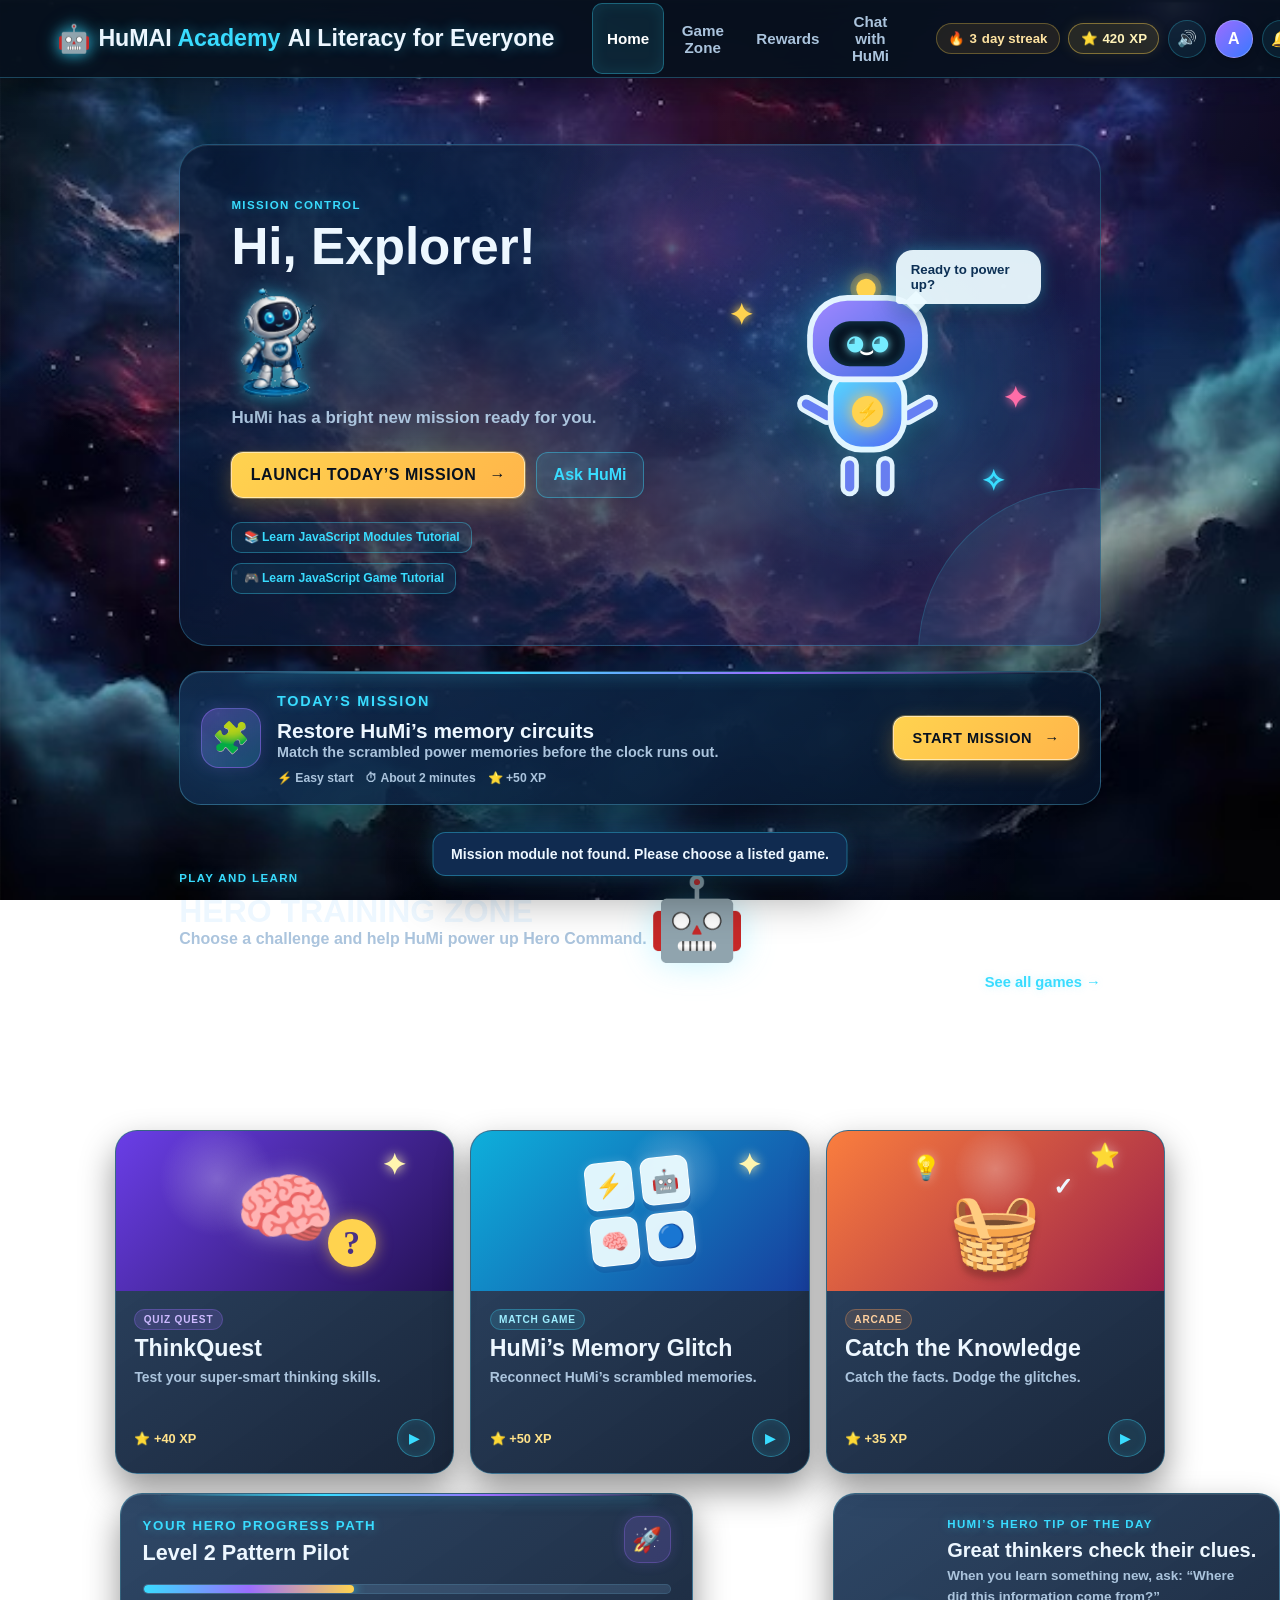
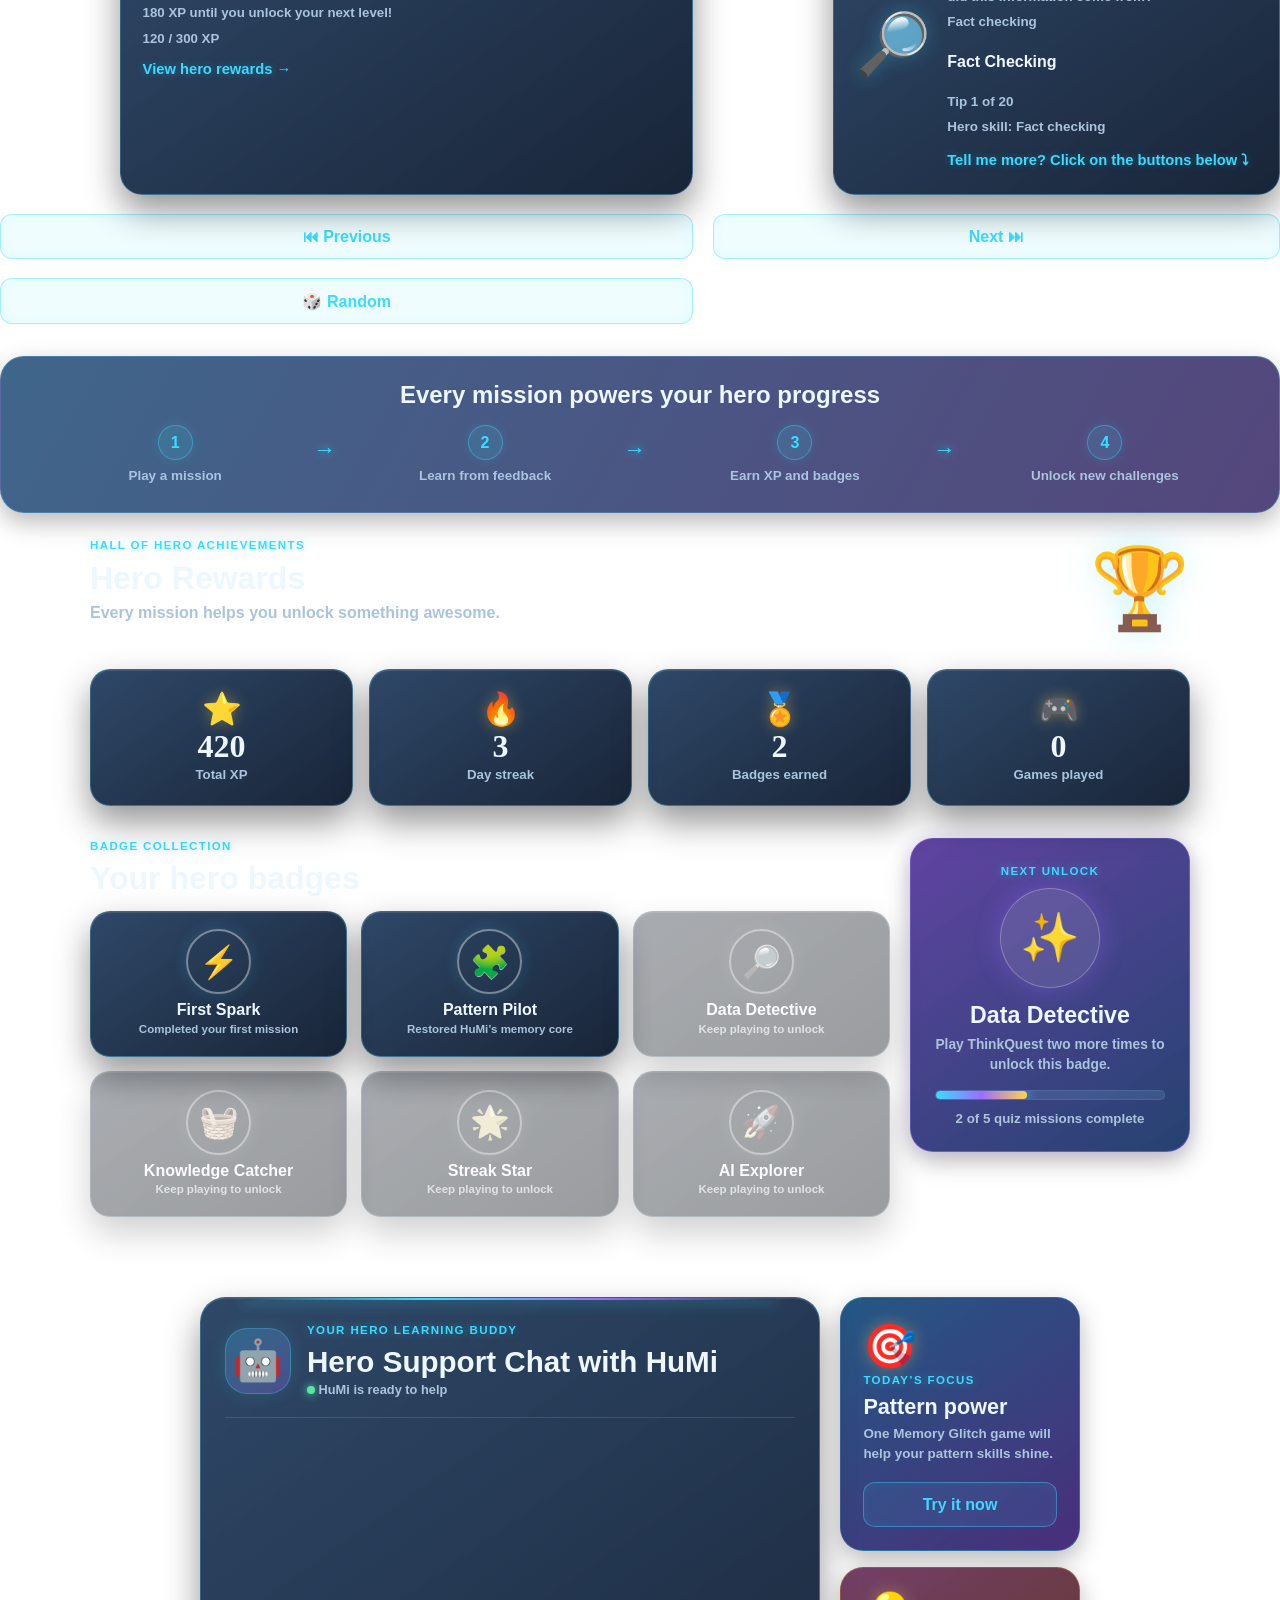
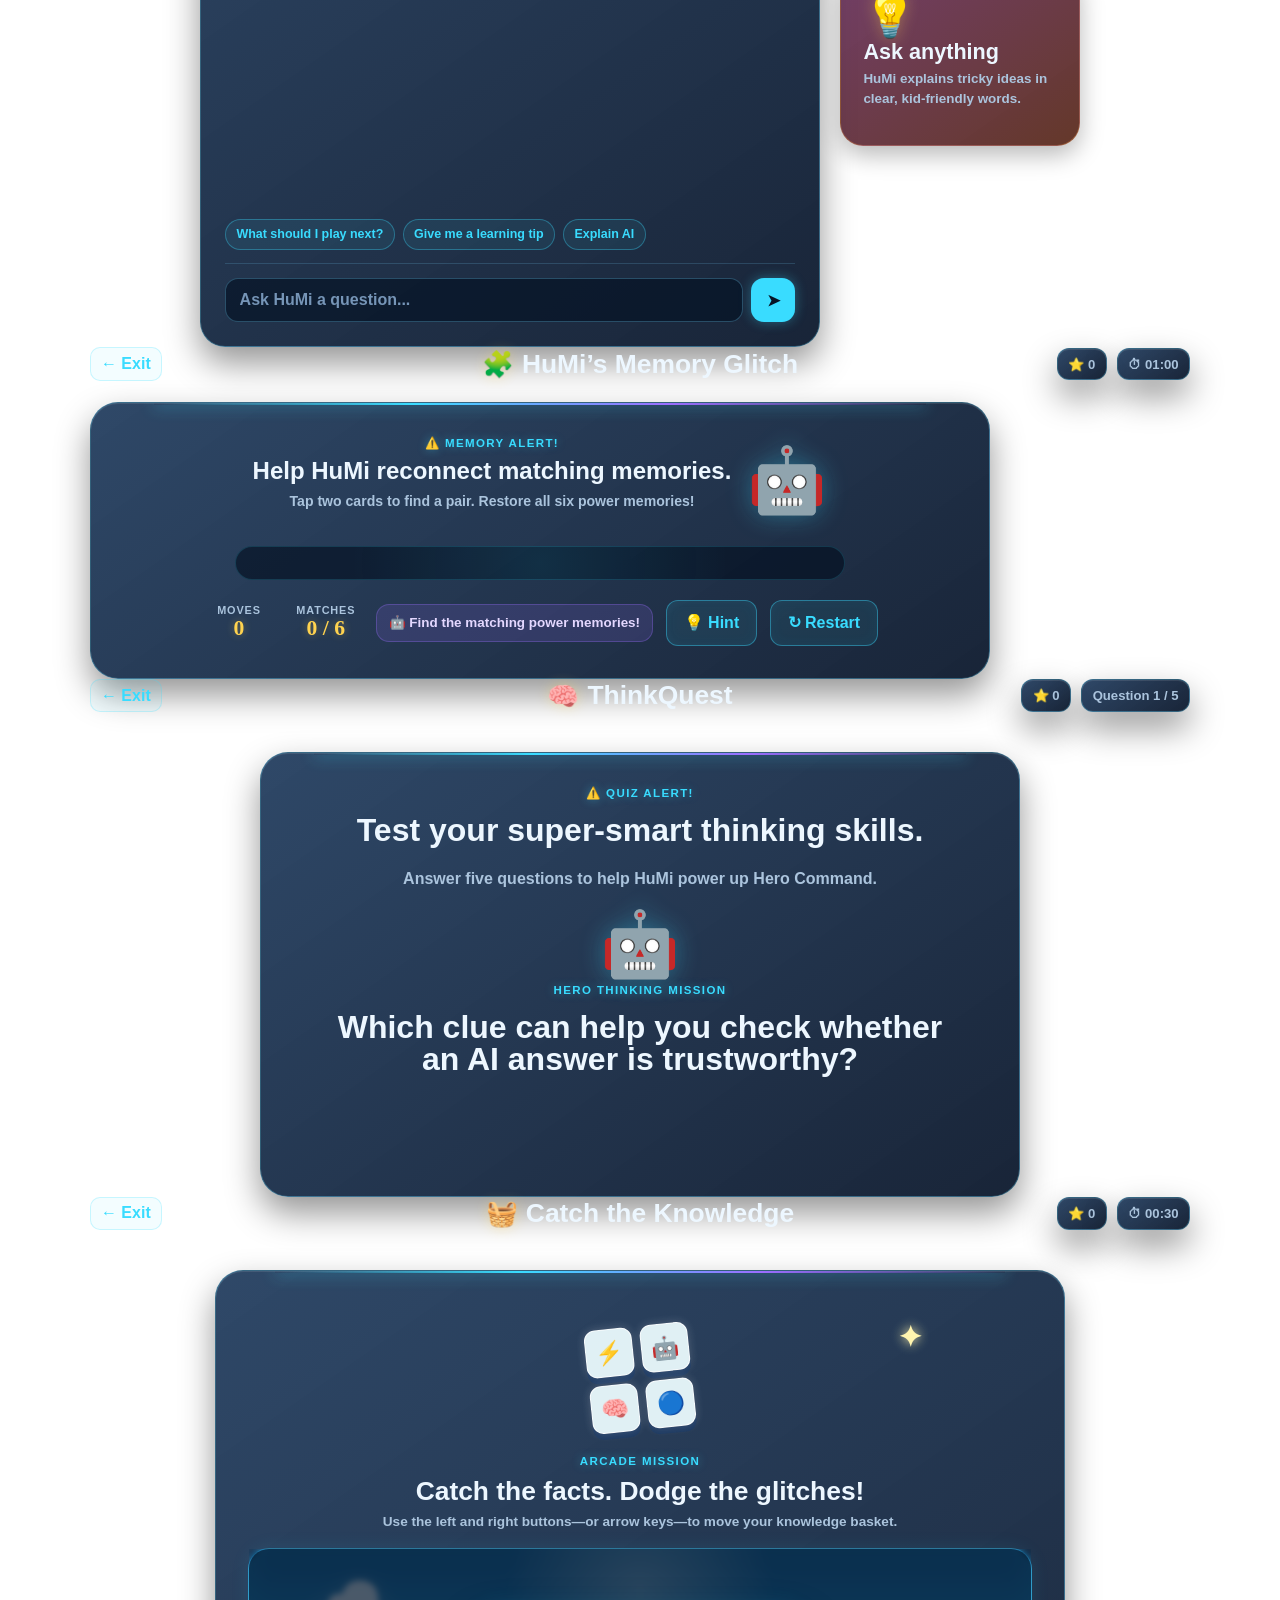
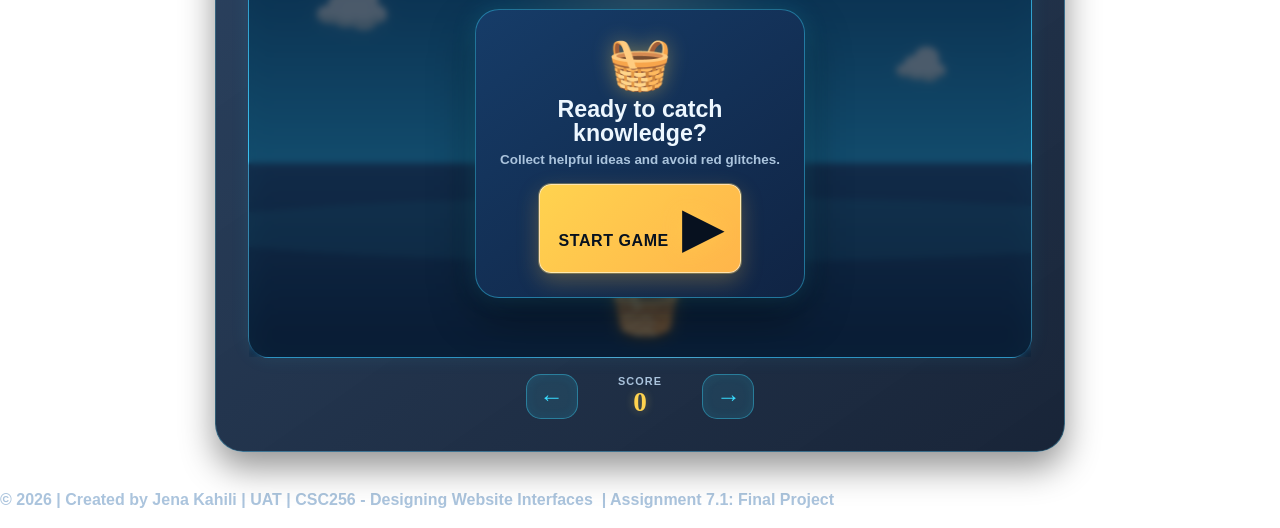
<file: index.html>
<!-- 1st tag that specifies document type as HTML5 for HuMAI Academy, ensures that the browser renders it correctly in standard mode -->
<!Doctype html>
<!-- 2nd tag that defines the start of the HTML document and specifies the language; English which is automatically added by VS Code -->
<html lang="en">
  <!-- 3rd tag that contains metadata information about the document like title, description, and links to resources -->
<head>
  <!-- 4th tag that ensures proper coding for the document and proper text rendering; which controls the character set encoding -->
  <meta charset="UTF-8" />
  <!-- 5th tag that ensures compatibility with Internet Explorer, contains viewport information, 
  indicating how the page should be rendered on different devices (screen width & zoom level); for Mobile Responsiveness -->
  <meta name="viewport" content="width=device-width, initial-scale=1.0" />
  <!-- 6th tag that provides a brief description of the page for search engines and social media -->
  <meta name="description" content="HuMAI Academy: a playful AI literacy learning experience with HuMi." />
  <!-- 7th tag that specifies the title of the page that appears in the browser tab -->
  <title>HuMAI Academy</title>
  <!-- 8th tag that links to the favicon image for the page, which appears in the browser tab 
  <link rel="icon" href="favicon.ico" /> -->
  <!-- 9th tag that links to the external CSS stylesheet for styling the page -->
  <link rel="stylesheet" href="./styles-hero-command.css" />
  <!-- 10th tag that links to the external JavaScript file for adding interactivity to the page -->
  <script type="module" src="./app.js"></script>
<!-- Closing head tag - last line of the head element -->
</head>
  <!--11th tag that defines the start of the body element -->
  <body>
    <!-- 12th tag that defines the main container for the application, which includes the header, 
    navigation bar, mobile menu, dashboard, game rewards, HuMi Coach, popups, and every screen on the page -->
    <div class="app-interface-layer">
      <!-- Main application container -->
      <header class="topbar">
        <!-- 13th tag that defines a button for opening the mobile menu, with an icon and an accessible label -->
        <button class="icon-button mobile-menu" id="mobileMenuButton" aria-label="Open menu">☰</button>
        <!-- 14th tag that defines my HuMAI brand logo and link for the application, clicking this will 
        take the user to the Hero Command dashboard -->
        <button class="HuMAI" data-route="dashboard" aria-label="Go to HuMAI Academy dashboard">
          <!-- My brand logo -->
          <span class="HuMAI-bot">🤖</span>
          <!-- My brand name with emphasis on "Academy" -->
          <span>HuMAI <em>Academy</em></span>
          <!-- My brand subtitle -->
          <span class="HuMAI-subtitle">AI Literacy for Everyone</span>
        <!-- Closing button tag for the brand logo and link -->
        </button>
          <!-- 15th tag that defines the primary navigation menu for desktop users, with buttons for different routes and an accessible label -->
          <nav class="desktop-nav" aria-label="Primary navigation">
            <!-- Navigation links -->
            <button data-route="dashboard" class="nav-link active">Home</button>
            <button data-route="games" class="nav-link">Game Zone</button>
            <button data-route="rewards" class="nav-link">Rewards</button>
            <button data-route="coach" class="nav-link">Chat with HuMi</button>
          <!-- Closing nav tag for the primary navigation menu -->
          </nav>
        <!-- 16th tag that defines the action buttons for the topbar; XP, streak, sound, and profile controls -->
        <div class="topbar-actions">
          <!-- Streak chip -->
          <div class="streak-chip" title="Hero learning streak"><span>🔥</span><strong id="streakTop">3</strong><span class="streak-text">day streak</span></div>
          <!-- Experience points chip -->
          <div class="xp-chip" title="Total Energy XP"><span>⭐</span><strong id="xpTop">420</strong><span class="xp-text">XP</span></div>
          <!-- Sound toggle button -->
          <button class="icon-button" id="soundButton" aria-label="Toggle sounds" title="Toggle sounds">🔊</button>
          <!-- Profile button with avatar -->
          <button class="avatar-button" id="profileButton" aria-label="Open profile">A</button>
          <!-- Notification button -->
          <button class="icon-button" id="notificationButton" aria-label="Open notifications">🔔</button>
        <!-- Closing div tag for the topbar actions -->
        </div>
      <!-- Closing header tag for the topbar -->
      </header>
        <!-- 17th tag that defines the mobile navigation menu, with buttons for different routes and an accessible label -->
        <aside class="mobile-nav" id="mobileNav" aria-label="Mobile navigation">
          <!-- Mobile navigation links -->
          <button data-route="dashboard">🏠 Home</button>
          <button data-route="games">🎮 Game Zone</button>
          <button data-route="rewards">🏆 Rewards</button>
          <button data-route="coach">🤖 Chat with HuMi</button>
            <!--Navigation link that opens an external tutorial about using JavaScript modules, opens the tutorial in a new tab so the HuMAI Academy
            page stays open in the current tab (rel="noopener noreferrer" is a standard safety setting for external links) -->
            <a  class="nav-link tutorial-link" href="https://www.youtube.com/watch?v=7QUhW3KhJiA" target="_blank" rel="noopener noreferrer">📚 Learn JavaScript Modules Tutorial</a>
            <!-- Navigation link that opens a tutorial about building games with HTML, CSS, and JavaScript -->
            <a class="nav-link tutorial-link" href="https://www.youtube.com/watch?v=GFO_txvwK_c" target="_blank" rel="noopener noreferrer">🎮 Learn JavaScript Game Tutorial</a>  
        <!-- Closing aside tag for the mobile navigation menu -->
      </aside>
      <!-- 18th tag that defines the main content area of the application, which includes different screens 
      for the dashboard, games, rewards, and coach. JavaScript hides the inactive screens and shows the active one -->
        <main>
          <!-- 19th tag that defines the dashboard screen, which is the default active screen when the application loads, with an accessible label -->
          <section class="screen active" id="dashboard-screen" aria-labelledby="dashboard-title">
            <!-- 20th tag that defines the dashboard main mission briefing area -->
            <div class="dashboard-hero">
              <!-- 21st tag that defines the hero image -->
              <div class="hero-copy">
                <!--22nd tag that defines the hero eyebrow text -->
                <p class="eyebrow">MISSION CONTROL</p>
                <!-- 23rd tag that defines the hero title -->
                <h1 id="dashboard-title" class="hero-greeting"><span class="greeting-text">Hi, <span id="learnerName">Explorer</span>!</h1></span> 
                <!-- 24th tag that defines the hero image -->
                <img class="humi-greeting-mascot" src="./images/humi-mascot.png" alt="HuMi the friendly robot guide, waving hello">
                <!-- 25th tag that defines the hero message -->
                <p class="hero-message">HuMi has a bright new mission ready for you.</p>
                <!-- 26th tag that defines the hero action buttons -->
                <div class="hero-actions">
                  <!-- 27th tag that defines the primary button for starting today's mission, opens HuMi's Memory Glitch game -->
                  <button class="primary-button" id="startMissionButton">Launch today’s mission <span>→</span></button>
                  <!-- 28th tag that defines the secondary button for asking HuMi a question, with an accessible label -->
                  <button class="secondary-button" data-route="coach">Ask HuMi</button>
                  <!-- Closing div tag for the hero actions -->
                </div>
                 <div class="hero-tutorial-links">
                  <!--Navigation link that opens an external tutorial about using JavaScript modules, opens the tutorial in a new tab so the HuMAI Academy
                  page stays open in the current tab (rel="noopener noreferrer" is a standard safety setting for external links) -->
                  <a  class="tutorial-link" href="https://www.youtube.com/watch?v=7QUhW3KhJiA" target="_blank" rel="noopener noreferrer">📚 Learn JavaScript Modules Tutorial</a>
                  <!-- Navigation link that opens a tutorial about building games with HTML, CSS, and JavaScript -->
                  <a class="tutorial-link" href="https://www.youtube.com/watch?v=GFO_txvwK_c" target="_blank" rel="noopener noreferrer">🎮 Learn JavaScript Game Tutorial</a>
                  </div>
              <!-- Closing div tag for the hero hero image -->
              </div>
              
                <!-- 29th tag that defines the image of HuMi the robot -->
                <div class="humi-stage" aria-label="HuMi the friendly robot guide, standing on a futuristic platform with glowing lights and sparkles">
                <!-- 30th tag that defines the spark elements for the hero image -->
                <div class="spark spark-one">✦</div><div class="spark spark-two">✧</div><div class="spark spark-three">✦</div>
                  <!-- 31st tag that defines the HuMi robot character for Humi scattered pieces game, original HuMI robot made from HTML and CSS shapes -->
                  <div class="humi humi large">
                    <!-- 32nd tag that defines the antenna element for the HuMi robot character -->
                    <div class="antenna"><i></i></div>
                    <!-- 33rd tag that defines the head element for the HuMi robot character -->
                    <div class="humi-head"><div class="face"><span class="eye">◕</span><span class="eye">◕</span><span class="mouth">⌣</span></div></div>
                    <!-- 34th tag that defines the body element for the HuMi robot character -->
                    <div class="humi-body"><span class="core">⚡</span></div>
                    <!-- 35th tag that defines the left arm element for the HuMi robot character -->
                    <div class="humi-arm left-arm"></div>
                    <!-- 36th tag that defines the right arm element for the HuMi robot character -->
                    <div class="humi-arm right-arm"></div>
                    <!-- 37th tag that defines the left leg element for the HuMi robot character -->
                    <div class="humi-leg left-leg"></div>
                    <!-- 38th tag that defines the right leg element for the HuMi robot character -->
                    <div class="humi-leg right-leg"></div>
                  <!-- Closing div tag for the HuMi robot character -->
                  </div>
                  <!-- 39th tag that defines the speech bubble for the HuMi robot character -->
                  <div class="speech-bubble">Ready to power up?<span class="bubble-tail"></span></div>
                <!-- Closing div tag for the hero stage -->
                </div>
              <!-- Closing div tag for the hero section -->
              </div>

          <!-- 40th tag that defines the daily mission card; launches the Memory Glitch game -->
          <section class="daily-mission-card" aria-label="Priority hero mission">
              <!-- 41st tag that defines the mission icon -->
              <div class="mission-icon">🧩</div>
              <!-- 42nd tag that defines the mission content -->
              <div class="mission-content">
                <!-- 43rd tag that defines the mission eyebrow -->
                <p class="eyebrow">TODAY’S MISSION</p>
                <!-- 44th tag that defines the mission title -->
                <h2>Restore HuMi’s memory circuits</h2>
                <!-- 45th tag that defines the mission description -->
                <p>Match the scrambled power memories before the clock runs out.</p>
                <!-- 46th tag that defines the mission metadata -->
              <div class="mission-meta"><span>⚡ Easy start</span><span>⏱ About 2 minutes</span><span>⭐ +50 XP</span></div>
              <!-- 47th tag that defines the mission completion indicator --> 
              <!-- Closing div tag for the mission content -->  
              </div>
                <!-- 48th tag that defines the mission play button to launch the Memory Glitch game -->
                <button class="primary-button small" id="missionPlayButton">Start mission <span>→</span></button>
          <!-- Closing section tag for the daily mission card -->
          </section>
          <!-- 49th tag that defines the Game Zone section -->
          <section class="section-heading">
              <!-- 50th tag that defines the game zone eyebrow and the Hero Training Zone games screen, which displays a grid of available games and 
              explains how each game contributes to the learning path -->
              <div class="page-header"><div><p class="eyebrow">PLAY AND LEARN</p><h2>HERO TRAINING ZONE</h2>
                <p>Choose a challenge and help HuMi power up Hero Command.</p></div>
                <div class="page-humi" aria-hidden="true">🤖</div>
              </div>
                <!-- 51st tag that defines the button to see all games -->
                <button class="text-button" data-route="games" type="button">See all games <span>→</span></button>
              <!-- Closing div tag for the game grid -->
              </div>
          <!-- Closing section tag for the game zone -->
          </section>

            <!-- 52nd tag that defines the Dashboard preview game grid for the three main game cards -->
            <div class="game-grid dashboard-game-grid">
              <!-- 53rd tag that defines the game card for ThinkQuest -->
              <article class="game-card thinkquest-card">
                <!-- 54th tag that defines the game card image for ThinkQuest -->
                <div class="game-card-art"><span class="art-star">✦</span><span class="brain">🧠</span><span class="question-orb">?</span></div>
                <!-- 55th tag that defines the game card body for ThinkQuest -->
                <div class="game-card-body"><span class="game-tag purple">QUIZ QUEST</span><h3>ThinkQuest</h3><p>Test your super-smart thinking skills.</p>
                <div class="game-card-footer"><span>⭐ +40 XP</span><button class="round-play" data-game="thinkquest" aria-label="Play ThinkQuest">▶</button></div></div>
              <!-- Closing article tag for the game card -->
              </article>
              <!-- 56th tag that defines the game card for HuMi's Memory Glitch -->
              <article class="game-card memory-preview-card">
                <!-- 57th tag that defines the game card image for HuMi's Memory Glitch -->
                <div class="game-card-art"><div class="mini-cards" aria-hidden="true"><span>⚡</span><span>🤖</span><span>🧠</span><span>🔵</span></div><span class="art-star" aria-hidden="true">✦</span></div>
                <!-- 58th tag that defines the game card body for HuMi's Memory Glitch -->
                <div class="game-card-body"><span class="game-tag blue">MATCH GAME</span><h3>HuMi’s Memory Glitch</h3><p>Reconnect HuMi’s scrambled memories.</p>
                <div class="game-card-footer"><span>⭐ +50 XP</span><button class="round-play" data-game="memory" aria-label="Play HuMi's Memory Glitch">▶</button></div></div>
              <!-- Closing article tag for the game card -->
              </article>
              <!-- 59th tag that defines the game card for Catch the Knowledge -->
              <article class="game-card catch-card"> 
                <!-- 60th tag that defines the game card image for Catch the Knowledge -->
                <div class="game-card-art"><span class="basket">🧺</span><span class="falling-item item-one">💡</span><span class="falling-item item-two">✓</span><span class="falling-item item-three">⭐</span></div>
                <!-- 61st tag that defines the game card body for Catch the Knowledge -->
                <div class="game-card-body"><span class="game-tag orange">ARCADE</span><h3>Catch the Knowledge</h3><p>Catch the facts. Dodge the glitches.</p>
                <div class="game-card-footer"><span>⭐ +35 XP</span><button class="round-play" data-game="catch" aria-label="Play Catch the Knowledge">▶</button></div></div>
              <!-- Closing article tag for the game card -->
              </article>
            <!-- Closing div tag for the game grid -->
            </div>

          <!-- Dashboard Lower Section - Shows Learner progress and Humi's rotating tip card -->
          <section class="dashboard-lower">
            <!-- 62nd tag that defines the Level 2: Pattern Pilot Card - level progress module that updates this card
            whenever XP increases -->
            <article class="progress-card">
              <!-- 63rd tag that defines the progress card top -->
              <div class="progress-card-top"><div><p class="eyebrow">YOUR HERO PROGRESS PATH</p><h2>Level <span id="levelNumber">2 </span>
              <span id="levelName">Pattern Pilot</h2></div>
              <span class="level-icon" id="levelIcon">🚀</span></div>
              <!-- 64th tag that defines the progress track -->
              <div class="progress-track">
                <span id="levelProgress" style="width: 30%"></span>
              </div>
              <!-- 65th tag that defines the progress card bottom -->
              <p><strong id="xpToLevel">180 XP</strong> until you unlock your next level!</p>
              <!-- 66th tag that defines the current level XP counter -->
              <p class="level-xp-counter" id="currentLevelXp">120 / 300 XP</p>
                <!-- 67th tag that defines the rewards button -->
                <button class="text-button" data-route="rewards" type="button">View hero rewards <span>→</span></button>
            <!-- Closing article tag for the progress card -->
            </article>
            <!-- 68th tag that defines the humi tip card -->
            <article class="humi-tip-card"><div class="tip-humi">🤖</div><div><p class="eyebrow">HUMI’S HERO TIP OF THE DAY</p>
              <!-- Tip content -->
              <h3>Great thinkers check their clues.</h3><p>When you learn something new, ask: “Where did this information come from?”</p>
              <!-- Tip description -->
              <p class="level-xp-counter" id="humiTipDescription"><h4><strong>Fact Checking</strong></h4></p>
              <!-- Tip counter -->
              <p class="level-xp-counter" id="humiTipCounter">Tip 1 of 20</p>
              <!-- Tip details -->
              <p class="level-xp-counter" id="humiTipDetails">Verify information from multiple sources to ensure accuracy.</p>
                <!-- Tip controls - buttons that let you rotate throught 20 local demo script tips -->
                <div class="humi-tip-controls">
                  <!-- Tell me more button in Humi's tip card -->
                <div class="text-button" data-route="coach">Tell me more? Click on the buttons below <span>⤵ </span></div></div></article>
                  <!-- Previous tip button -->
                  <button class="secondary-button" id="previousTipButton" aria-label="Previous tip">⏮ Previous</button>
                  <!-- Next tip button -->
                  <button class="secondary-button" id="nextTipButton" aria-label="Next tip">Next ⏭</button>
                  <!-- Random tip button -->
                  <button class="secondary-button" id="randomTipButton" aria-label="Random tip">🎲 Random</button>
                <!-- Closing div tag for the humi tip controls -->
                </div>
          <!-- Closing section tag for the dashboard lower section -->
          </section>
            
          <!-- 72nd tag that defines the how it works section -->
          <section class="how-it-works"><h2>Every mission powers your hero progress</h2>
            <!-- Steps -->
            <div class="steps-row">
              <!--Steps 1-4 -->
              <div><span>1</span><p>Play a mission</p></div>
              <div><span>2</span><p>Learn from feedback</p></div>
              <div><span>3</span><p>Earn XP and badges</p></div>
              <div><span>4</span><p>Unlock new challenges</p></div>
            <!-- Closing div tag for steps -->
            </div>
          <!-- Closing section tag for the games screen -->
          </section>

          <!-- 73rd tag that defines the Hero Rewards screen, which displays the user's collection 
          of rewards, including total XP, day streak, badges earned, and games played -->
          <section class="screen" id="rewards-screen" aria-labelledby="rewards-title">
            <!-- 74th tag that defines the page header for the rewards screen -->
            <div class="page-header"><div>
              <p class="eyebrow">HALL OF HERO ACHIEVEMENTS</p>
              <h2 id="rewards-title">Hero Rewards</h2>
              <p>Every mission helps you unlock something awesome.</p></div>
              <div class="page-humi">🏆</div>
            <!-- Closing div tag for page header -->
            </div>
            <!-- 75th tag that defines the reward summary -->
            <div class="reward-summary">
              <!--Total Xp content -->
              <article><span>⭐</span><strong id="rewardXp">420</strong><p>Total XP</p></article>
              <!--Day Streak content-->
              <article><span>🔥</span><strong id="rewardStreak">3</strong><p>Day streak</p></article>
              <!-- Badges earned content -->
              <article><span>🏅</span><strong id="badgeCount">2</strong><p>Badges earned</p></article>
              <!-- Games played content-->
              <article><span>🎮</span><strong id="gamesPlayed">0</strong><p>Games played</p></article></div>
            <!-- 76th tag that defines the rewards layout -->
            <div class="rewards-layout">
              <!-- Hero Rewards Screen section -->
              <section>
                <!-- Section heading -->
                <div class="section-heading simple">
                  <!-- Rewards layout area-->
                  <div>
                    <!-- Badge Collection area -->
                    <p class="eyebrow">BADGE COLLECTION</p><h2>Your hero badges</h2></div></div><div class="badge-grid" id="badgeGrid">
                  <!-- Closing div tag for rewards layout --> 
                  </div>
              <!-- Closing section tag for Hero Rewards screen -->
              </section>
                <!-- Next badge to unlock -->
                <span class="next-unlock"><p class="eyebrow">NEXT UNLOCK</p>
                  <!-- Locked badge -->
                  <div class="locked-orb">✨</div><h2>Data Detective</h2><p>Play ThinkQuest two more times to unlock this badge.</p>
                  <!-- Mission Progress track -->
                  <div class="progress-track"><span style="width: 40%"></span></div><small>2 of 5 quiz missions complete</small></span>
                <!-- Closing aside tag for the badge area -->
                </aside>
              <!-- Closing div tag for badge area-->
              </div>
          <!-- Closing section tag for the rewards screen -->
          </section>

          <!-- 77th tag that defines the Humi Hero Support, offline coach chat screen;
          connects to external humi-coach.js file with pre-written responses -->
          <section class="screen" id="coach-screen" aria-labelledby="coach-title">
              <!-- 78th tag that defines the coach layout -->
              <div class="coach-layout"><section class="coach-panel"><div class="coach-top"><div class="coach-avatar">🤖</div>
                <!-- Chat layout -->
                <div>
                  <!-- HuMi Coaching Chat Support -->
                  <p class="eyebrow">YOUR HERO LEARNING BUDDY</p>
                  <!--Coach title for chat -->
                  <h1 id="coach-title">Hero Support Chat with HuMi</h1>
                  <!-- Online status - HuMi standby-->
                  <p class="online-status"><span></span> HuMi is ready to help</p>
                <!-- Closing coach layout-->
                </div>
              <!-- Closing coach screen -->
              </div>
            <!-- JavaScript adds chat messages here -->
            <div class="chat-log" id="chatLog" aria-live="polite"></div>
            <!-- Quick prompts for offline chat-->
            <div class="quick-replies" id="quickReplies">
              <button>What should I play next?</button>
              <button>Give me a learning tip</button>
              <button>Explain AI</button>
            <!-- Closing quick prompts area -->
            </div>
            <!-- The chat form that sends the learner's message to humi-coach.js external file -->
            <form class="chat-form" id="chatForm">
            <!--Message HuMi label -->
            <label class="sr-only" for="chatInput">Message HuMi</label>
            <!-- Humi coach chat user input -->
            <input id="chatInput" autocomplete="off" maxlength="240" placeholder="Ask HuMi a question..." />
            <!-- Humi coach chat submit button -->
            <button class="send-button" type="submit" aria-label="Send message">➤</button>
          <!-- Closing form tag -->
          </form>
            <!-- Closing section tag -->
            </section>
              <!-- Aside tag for Coaching stat card-->
              <aside class="coach-side">
                <!-- Coach Stat card -->
                <article class="coach-stat-card"><span>🎯</span>
                  <!-- eyebrow for the stat card -->
                  <p class="eyebrow">TODAY’S FOCUS</p><h3>Pattern power</h3>
                  <!-- Stat card description -->
                  <p>One Memory Glitch game will help your pattern skills shine.</p>
                    <!-- Game button -->
                    <button class="secondary-button" data-game="memory">Try it now</button>
                <!-- Closing coach stat card -->
                </article>
                <!-- Mini coach stat card -->
                <article class="coach-stat-card mini"><span>💡</span><h3>Ask anything</h3>
                  <!-- Stat card description -->
                  <p>HuMi explains tricky ideas in clear, kid-friendly words.</p>
                <!-- Closing mini coach stat card -->
                </article>
              <!-- Closing aside tag -->
              </aside>
            <!-- Closing div tag for the coach layout -->
            </div>
          <!-- Closing section tag for the coach screen -->
          </section>

          <!-- 79th tag that defines HuMi's Memory Glitch game screen, which displays the memory match game and its controls, connects to memory-glitch.js that builds the board and runs the game -->
          <section class="screen game-screen" id="memory-screen" aria-labelledby="memory-title">
            <!-- 80th tag that defines the game topbar, which displays the game title, score, and time remaining -->
            <div class="game-topbar">
              <!-- Exit button -->
              <button class="back-button" data-route="dashboard">← <span>Exit</span></button>
            <!-- Game title and icon -->
            <div class="game-title"><span>🧩</span><h1 id="memory-title">HuMi’s Memory Glitch</h1></div>
            <!-- Game stats and icon -->
            <div class="game-stats"><span>⭐ <strong id="memoryScore">0</strong></span><span>⏱ <strong id="memoryTime">01:00</strong></span></div>
            <!-- Closing div tag for game topbar -->  
            </div>
              <!-- 81st tag that defines the memory game wrapper, which contains the game board and controls -->
              <div class="memory-game-wrap">
                <!--eyebrow text Memory game intro -->
                <div class="memory-intro"><div> 
                  <!--eyebrow text Memory game intro -->
                  <p class="eyebrow">⚠️ MEMORY ALERT!</p>
                  <!--Help heading -->
                  <h2>Help HuMi reconnect matching memories.</h2>
                  <!--Help text -->
                  <p>Tap two cards to find a pair. Restore all six power memories!</p>
                <!--Closing div tag for help text -->
                </div>
                <!-- Game character -->
                <div class="game-mini-humi">🤖</div>
              <!-- Closing div tag for Memory game board -->
              </div>

              <!-- memory-glitch.js creates randomized card buttons inside this area -->
              <div class="memory-board" id="memoryBoard" aria-label="Memory match game board"></div>
                <!--Memory footer with game metrics and messages-->
                <div class="memory-footer"><div class="memory-metric"><span>MOVES</span><strong id="memoryMoves">0</strong></div>
                <!-- Memory matches metric -->
                <div class="memory-metric"><span>MATCHES</span><strong id="memoryMatches">0 / 6</strong></div>
                <!-- Game message -->
                <div class="humi-game-message" id="memoryMessage">🤖 Find the matching power memories!</div>
                  <!-- Hint button -->
                  <button class="secondary-button hint-button" id="hintButton">💡 Hint</button>
                  <!-- Restart button -->
                  <button class="secondary-button" id="restartMemory">↻ Restart</button>
                <!-- Closing div tag for memory game footer -->
                </div>
              <!-- Closing div tag for memory game wrapper -->
              </div>
          <!-- Closing section tag for memory game screen -->
          </section>

          <!-- 82nd tag that defines the ThinkQuest quiz game screen, which displays the quiz questions and answers, connects to thinkquest.js;
          contains local questions, checks answers, and scores  -->
          <section class="screen game-screen" id="thinkquest-screen" aria-labelledby="thinkquest-title">
            <!-- 83rd tag that defines the game topbar, which displays the game title, score, and question count -->
            <div class="game-topbar">
              <!-- back button -->
              <button class="back-button" data-route="games">← <span>Exit</span></button>
              <!-- game title -->
              <div class="game-title"><span>🧠</span><h1 id="thinkquest-title">ThinkQuest</h1></div>
              <!-- game stats -->
              <div class="game-stats"><span>⭐ <strong id="quizScore">0</strong></span><span>Question <strong id="questionCount">1 / 5</strong></span></div></div>
              <!-- 84th tag that defines the quiz wrapper, which contains the quiz question, answer options, and feedback -->
              <div class="quiz-wrap">
              <!-- quiz game intro -->
              <div class="quiz-intro"><div>
                <!-- quiz eyebrow -->
                <p class="eyebrow">⚠️ QUIZ ALERT!</p>
                <!-- quiz heading -->
                <h2>Test your super-smart thinking skills.</h2>
                <!-- quiz description -->
                <p>Answer five questions to help HuMi power up Hero Command.</p>
              <!-- Closing div tag for quiz intro -->
              </div>
              <!-- quiz game character -->
              <div class="game-mini-humi">🤖</div>
            <!-- Closing div tag for quiz wrapper -->
            </div>
            
              <!--javascript adds quiz questions and answers here -->
              <p class="eyebrow">HERO THINKING MISSION</p>
              <!-- thinkquest.js replaces this with each local question -->
              <h2 id="quizQuestion">Which clue can help you check whether an AI answer is trustworthy?</h2>
              <!-- thinkquest.js creates four answer buttons here -->
            <div class="answer-list" id="answerList"></div>
              <!-- ThinkQuest quiz feedback appears here after the user chooses an answer -->
            <div class="quiz-feedback" id="quizFeedback" aria-live="polite"></div>
              <!-- Next question button -->
              <button class="primary-button hidden" id="nextQuestionButton">Next question <span>→</span></button>
            <!--Closing div tag for quiz wrapper -->
            </div>
          <!-- Closing section tag for the quiz game screen -->
          </section>

          <!-- 85th tag that defines the catch game screen, which displays the catch game area and controls
          catch-knowledge.js runs the falling object arcade game here -->
          <section class="screen game-screen" id="catch-screen" aria-labelledby="catch-title">
            <!-- 86th tag that defines the game topbar, which displays the game title, score, and time -->
            <div class="game-topbar">
              <!-- back button  -->
              <button class="back-button" data-route="games">← <span>Exit</span></button>
                <!--87th tag that defines the game title for the Catch the Knowledge game -->
                <div class="game-title"><span>🧺</span><h1 id="catch-title">Catch the Knowledge</h1></div>
                <!-- 88th tag that defines the game stats for the catch score and time -->
                <div class="game-stats"><span>⭐ <strong id="catchScore">0</strong></span><span>⏱ <strong id="catchTime">00:30</strong></span></div></div>
                <!-- 89th tag that defines the catch wrapper, which contains the catch instructions, game area, and controls -->
                <div class="catch-wrap">
                  <!-- Catch instrustions -->
                  <div class="catch-instructions">
                    <div class="game-card-art"><div class="mini-cards"><span>⚡</span><span>🤖</span><span>🧠</span><span>🔵</span></div><span class="art-star">✦</span></div>
                    <!--Arcade mission eyebrow -->
                    <p class="eyebrow">ARCADE MISSION</p>
                    <!-- H2 heading for the mission -->
                    <h2>Catch the facts. Dodge the glitches!</h2>
                    <!-- How to use the basket instructions -->
                    <p>Use the left and right buttons—or arrow keys—to move your knowledge basket.</p>
                  <!-- Closing div tag for catch instructions -->
                  </div>
                  <!-- Arcade module - adds falling helpful items and glitches in this arena -->
                  <div class="catch-game" id="catchGame" tabindex="0" aria-label="Catch the Knowledge game area">
                    <!-- Cloud for falling objects -->
                    <div class="catch-cloud cloud-a">☁️</div>
                    <!-- Cloud for falling objects -->
                    <div class="catch-cloud cloud-b">☁️</div>
                    <!-- JavaScript moves this basket left and right -->
                    <div class="catch-basket" id="catchBasket">🧺</div>
                    <!-- Arcade modules - fills this with the Start Game screen -->
                    <div class="catch-overlay" id="catchOverlay"><div><span>🧺</span>
                      <!-- h3 heading for catch cloud -->
                      <h3>Ready to catch knowledge?</h3>
                      <!-- catch cloud instructions -->
                      <p>Collect helpful ideas and avoid red glitches.</p>
                      <!-- Start game button -->
                      <button class="primary-button" id="startCatchButton">Start game <span>▶</span></button>
                    <!-- Closing div tag for Catch Game screen -->
                    </div>
                  <!-- Closing div tage for Arcade module -->
                  </div>
              <!-- Closing div tag for game top bar -->
              </div>
                <!-- Catch Game controls -->
                <div class="catch-controls">
                  <!-- Catch Game basket button; left -->
                  <button id="moveLeft" aria-label="Move basket left">←</button>
                    <!-- Catch score -->
                    <div><span>SCORE</span><strong id="catchScoreBottom">0</strong></div>
                  <!-- Catch Game basket button; right -->
                  <button id="moveRight" aria-label="Move basket right">→</button>
                <!-- Closing div tag for Catch game controls -->
                </div>
            </div>
          <!-- Closing section tag for the catch game screen -->
          </section>
        <!-- 90th tag that defines the main content area -->
        </main>
    <!-- Closing div tag for the main application container -->
    </div>

    <!-- 91st tag that defines the completion preview result modal, which displays the game results and actions;
    level-progress.js fills this visual only preview after Pattern Pilot -->
    <div class="modal hidden" id="resultModal" role="dialog" aria-modal="true" aria-labelledby="resultTitle">
      <!-- Results modal -->
      <div class="modal-card">
        <!-- Results modal Close button -->
        <button class="modal-close" id="modalClose" aria-label="Close">×</button>
        <!-- Results modal celebratory emoji -->
        <div class="modal-celebration" id="modalEmoji">🎉</div>
        <!-- Results modal mission complete eyebrow -->
        <p class="eyebrow" id="resultEyebrow">MISSION COMPLETE!</p>
        <!-- Results modal mission complete message title -->
        <h2 id="resultTitle">Power restored!</h2>
        <!-- Results modal mission complete message -->
        <p id="resultText">You did an awesome job helping HuMi.</p>
        <!-- JavaScript adds game specific stats, such as score and time, here -->
        <div class="result-stats" id="resultStats"></div>
        <!-- Earned Xp results -->
        <div class="earned-xp">+<span id="earnedXp">50</span> XP</div>
        <!-- Badge earned results -->
        <p class="badge-earned" id="badgeEarned">🏅 Pattern Pilot badge earned!</p>
        <!-- Results modal button actions -->
        <div class="modal-actions">
          <!-- Results modal game zone button -->
          <button class="secondary-button" id="modalHome">Game Zone</button>
          <!-- Results modal play again button -->
          <button class="primary-button" id="playAgain">Play again <span>↻</span></button>
        <!-- Closing tag for results modal actions -->
        </div>
      <!-- Closing tag for Results modal card -->
      </div>
    <!-- Closing tag for completeion results modal -->
    </div>
    <!-- Level 2 - Completion Preview Modal: level-progress.js fills this visual-only preview for Demo purposes,
     after Pattern Pilot. It doesn't actually start future games -->
    <div class="modal hidden" id="nextGamesModal"></div>
    <!-- 92nd tag that defines short messages, such as toast notifications, for hints and scores which displays temporary messages to the user -->
    <div class="toast" id="toast" role="status"></div><br><br>
    <!-- The audio tag is used by javaScript to play different sounds used throughout my mini game. 
                JavaScript controls the audio for each event: Question block hit(coin sound), hit #1 (displays name card):
                plays super mario bros intro song, hit #2 (displays favorite mario game card): plays Mario's "here we go" sound,
                hit #3 (displays princess peach card): plays Mario's "oki doki" sound-->
                <audio id="game-audio" preload="auto"></audio>
                    <!-- The footer tag is a best practice for organizing the footer section of the page; 
                    things like legal stuff, contact information, disclaimer, copyright -->
                    <footer>
                    <!-- The p tag is a paragraph tag, which contains the footer text content of the page -->
                    <p>&copy; 2026&nbsp;|&nbsp;Created by Jena Kahili |&nbsp;UAT&nbsp;| CSC256 - Designing Website Interfaces &nbsp;| Assignment 7.1: Final Project </p>
                    <!-- The closing footer tag is the last line of our footer section that closes the footer tag -->
                    </footer>
  <!-- Closing body tag for the main content area -->
  </body>
<!-- Closing html tag for the entire document -->
</html>
</file>
<file: styles-hero-command.css>
/* HuMAI Academy — Hero Command Center Style Sheet (Avengers-inspired)
-------------------------------------------------------------------------------------------------------------
Avengers-inspired CSS for the HuMAI Academy one-page web app, designed to evoke a superhero command center
aesthetic. This style sheet is intended for educational purposes and does not use any copyrighted Marvel or Avengers content.
  * Superhero command-center energy
  * Marvel UniverseDark, cinematic backgrounds:
    - Cyan holograms, violet power, gold XP, green success, red glitches
    - Self created characters and logos
    - Avengers-style panels, cards, and buttons
  * 7 major screens modules; designed to be a one-page web app with JavaScript routing, no need for refreshing the page:
    1.  Dashboard
    2.  Game Zone
    3.  Rewards
    4.  HuMi Coach
    5.  Memory Glitch
    6.  ThinkQuest
    7.  Catch the Knowledge
Co-collaborated with my son for Gamer Design style, and Perplexity for CSS elements and color palette. */

/* Shared, colors, shadows, & design settings */
:root {
  --space-black: #07111f;
  --deep-navy: #0b1d38;
  --navy-panel: #102b50;
  --steel-blue: #1c426f;

  --hero-cyan: #39dcff;
  --hero-blue: #3979ff;
  --plasma-purple: #9b6dff;
  --hero-red: #ff516e;
  --energy-gold: #ffd34f;
  --victory-green: #57e6aa;

  --white: #ffffff;
  --soft-white: #edf7ff;
  --muted-blue: #abc4dd;
  --line-glow: rgba(82, 207, 255, 0.28);

  /* Names used throughout the HuMAI Academy layout */
  --ink: #edf7ff;
  --muted: #abc4dd;
  --navy: #07111f;
  --blue: #39dcff;
  --sky: #69e5ff;
  --purple: #9b6dff;
  --pink: #ff6da8;
  --orange: #ff9e54;
  --yellow: #ffd34f;
  --mint: #57e6aa;
  --cream: #07111f;
  --panel: #102b50;
  --line: rgba(115, 210, 255, 0.24);
  --danger: #ff516e;

  --shadow: 0 18px 45px rgba(0, 0, 0, 0.42);
  --soft-shadow: 0 9px 24px rgba(0, 0, 0, 0.28);
}

/* Reset & Base Page Styles */
* {
  box-sizing: border-box;
}

html {
  min-width: 220px;
  scroll-behavior: smooth;
}

/* Layered gradients and subtle grid for page background; futuristic superhero command center */
body {
  margin: 0;
  color: var(--ink);
  background:
    radial-gradient(circle at 15% 15%, rgba(57, 220, 255, 0.14), transparent 25%),
    radial-gradient(circle at 85% 5%, rgba(155, 109, 255, 0.16), transparent 28%),
    radial-gradient(circle at 55% 85%, rgba(57, 121, 255, 0.13), transparent 32%),
    linear-gradient(rgba(255, 255, 255, 0.025) 1px, transparent 1px),
    linear-gradient(90deg, rgba(255, 255, 255, 0.025) 1px, transparent 1px),
    url("images/cosmos.jpg");
  background-size: cover;
  background-position: center;
  background-repeat: no-repeat;
  background-attachment: fixed;
  font-family: "Nunito", Arial, sans-serif;
  font-weight: 700;
}

button,
input {
  font: inherit;
}

button {
  cursor: pointer;
}

button:focus-visible,
input:focus-visible {
  outline: 4px solid rgba(57, 220, 255, 0.55);
  outline-offset: 3px;
}

h1,
h2,
h3,
p {
  margin-top: 0;
}

h1,
h2,
h3 {
  color: var(--soft-white);
  font-family: "Baloo 2", "Nunito", sans-serif;
  line-height: 1.02;
}

h1 {
  font-size: clamp(2.35rem, 4vw, 4.15rem);
  margin-bottom: 0.65rem;
}

h2 {
  font-size: clamp(1.6rem, 2.5vw, 2.25rem);
  margin-bottom: 0.45rem;
}

h3 {
  font-size: 1.45rem;
  margin-bottom: 0.35rem;
}

p {
  color: var(--muted);
  line-height: 1.5;
}

/* Outside container for the entire HuMAI Academy Interface, including the top navigation bar and all screens,
makes sure the app fills at least the full height of the browswer and prevents the visual effects from creating sideways scrolling */
.app-interface-layer {
  min-height: 100vh;
  overflow-x: hidden;
}

/* Top Navigation links / HERO COMMAND CENTER Bar */
.topbar {
  height: 78px;
  padding: 0 clamp(1rem, 4vw, 4.5rem);
  display: flex;
  align-items: center;
  gap: 2rem;
  background: rgba(7, 17, 31, 0.9);
  border-bottom: 1px solid var(--line-glow);
  position: sticky;
  z-index: 30;
  top: 0;
  backdrop-filter: blur(16px);
  box-shadow: 0 9px 26px rgba(0, 0, 0, 0.22);
}

.HuMAI {
  border: 0;
  background: none;
  color: var(--soft-white);
  font-family: "Baloo 2", sans-serif;
  font-size: 1.45rem;
  font-weight: 800;
  display: flex;
  align-items: center;
  gap: 0.45rem;
  white-space: nowrap;
  text-shadow: 0 0 14px rgba(57, 220, 255, 0.45);
}

.HuMAI em {
  color: var(--hero-cyan);
  font-style: normal;
}

.HuMAI-bot {
  font-size: 1.7rem;
  filter: drop-shadow(0 0 8px rgba(57, 220, 255, 0.55));
}

.desktop-nav {
  display: flex;
  gap: 0.2rem;
  flex: 1;
  justify-content: center;
}

.nav-link {
  background: none;
  border: 1px solid transparent;
  color: var(--muted-blue);
  padding: 0.55rem 0.85rem;
  font-size: 0.95rem;
  border-radius: 10px;
}

.nav-link:hover,
.nav-link.active {
  color: var(--white);
  background: rgba(57, 220, 255, 0.1);
  border-color: rgba(57, 220, 255, 0.35);
  box-shadow: inset 0 0 16px rgba(57, 220, 255, 0.1);
}

.topbar-actions {
  display: flex;
  align-items: center;
  gap: 0.55rem;
  margin-left: auto;
}

.streak-chip,
.xp-chip {
  display: flex;
  gap: 0.3rem;
  align-items: center;
  background: rgba(255, 183, 58, 0.1);
  border: 1px solid rgba(255, 211, 79, 0.3);
  padding: 0.46rem 0.7rem;
  border-radius: 999px;
  font-size: 0.83rem;
  color: #ffe3a1;
  white-space: nowrap;
}

.xp-chip {
  background: rgba(255, 211, 79, 0.12);
  border-color: rgba(255, 211, 79, 0.42);
  color: #fff3b8;
  box-shadow: 0 0 14px rgba(255, 211, 79, 0.1);
}

.icon-button,
.avatar-button {
  width: 38px;
  height: 38px;
  border: 1px solid rgba(57, 220, 255, 0.26);
  background: rgba(57, 220, 255, 0.07);
  color: var(--soft-white);
  border-radius: 50%;
  font-size: 1rem;
  box-shadow: 0 3px 9px rgba(0, 0, 0, 0.2);
}

.icon-button:hover,
.avatar-button:hover {
  background: rgba(57, 220, 255, 0.17);
  box-shadow: 0 0 14px rgba(57, 220, 255, 0.22);
}

.avatar-button {
  background: linear-gradient(135deg, var(--plasma-purple), var(--hero-blue));
  color: white;
  border: 1px solid rgba(255, 255, 255, 0.26);
  font-weight: 900;
}

.mobile-menu,
.mobile-nav {
  display: none;
}

.mobile-nav {
  background: var(--deep-navy);
  border-bottom: 1px solid var(--line);
  box-shadow: var(--soft-shadow);
}

.mobile-nav button {
  color: var(--soft-white);
}

/* Game module container for shared page content, screen, button, & panel styles. 
Centers playable game modules inside the main section (Memory Glitch, ThinkQuest, and Catch the Knowledge */
main {
  max-width: 1400px;
  width: 80%;
  margin-left: auto;
  margin-right: auto;
  padding: clamp(1.2rem, 3vw, 3.1rem) clamp(1rem, 4vw, 4.5rem) 4rem;
}

/* Each area of the one page app is hidden until JavaScript activates it */
.screen {
  display: ;
  scroll-margin-top: 90px;
  animation: screen-in 0.35s ease both;
}

/* Shows only the selected screen. Does not force every screen to full up the full browser height */
.screen.active {
  display: block !important;
  padding-top: 1.75rem;
  padding-bottom: 3.5rem;
}

@keyframes screen-in {
  from {
    opacity: 0;
    transform: translateY(9px);
  }

  to {
    opacity: 1;
    transform: none;
  }
}

.eyebrow {
  color: var(--hero-cyan);
  letter-spacing: 0.12em;
  font-size: 0.72rem;
  font-weight: 900;
  margin-bottom: 0.45rem;
  text-shadow: 0 0 10px rgba(57, 220, 255, 0.35);
}

.primary-button,
.secondary-button,
.text-button {
  border: 0;
  transition: transform 0.18s ease, box-shadow 0.18s ease, background 0.18s ease;
}

/* Gold button for the main action sequenceon a screen, such as launching a mission */
.primary-button {
  padding: 0.83rem 1.15rem;
  color: #07111f;
  border: 1px solid rgba(255, 255, 255, 0.55);
  border-radius: 12px;
  background: linear-gradient(135deg, var(--energy-gold), #ffb54a);
  box-shadow: 0 0 0 1px rgba(255, 220, 108, 0.3), 0 8px 22px rgba(255, 190, 63, 0.27);
  font-weight: 900;
  text-transform: uppercase;
  letter-spacing: 0.035em;
}

.primary-button:hover {
  transform: translateY(-2px) scale(1.02);
  background: linear-gradient(135deg, #ffe47b, var(--energy-gold));
  box-shadow: 0 0 22px rgba(255, 211, 79, 0.65), 0 12px 26px rgba(0, 0, 0, 0.28);
}

.primary-button span {
  margin-left: 0.5rem;
}

.primary-button.small {
  font-size: 0.91rem;
  white-space: nowrap;
}

/* Cyan button for helper actions, such as hints or asking HuMi */
.secondary-button {
  padding: 0.78rem 1.05rem;
  color: var(--hero-cyan);
  border: 1px solid rgba(57, 220, 255, 0.42);
  border-radius: 12px;
  background: rgba(57, 220, 255, 0.08);
  box-shadow: inset 0 0 14px rgba(57, 220, 255, 0.06);
  font-weight: 900;
}

.secondary-button:hover {
  transform: translateY(-2px);
  color: var(--white);
  background: rgba(57, 220, 255, 0.18);
  box-shadow: 0 0 18px rgba(57, 220, 255, 0.28);
}

.text-button {
  background: none;
  color: var(--hero-cyan);
  font-size: 0.92rem;
  font-weight: 900;
  padding: 0.3rem 0;
  text-shadow: 0 0 9px rgba(57, 220, 255, 0.25);
}

.text-button:hover {
  color: var(--white);
  transform: translateX(2px);
}

/* Shared Avengers styled command-center panel look used across the website */
.daily-mission-card,
.game-card,
.progress-card,
.humi-tip-card,
.reward-summary article,
.badge,
.coach-panel,
.memory-game-wrap,
.quiz-wrap,
.catch-wrap,
.game-stats span {
  background: linear-gradient(145deg, rgba(25, 63, 105, 0.94), rgba(10, 29, 56, 0.97));
  border: 1px solid rgba(90, 212, 255, 0.26);
  box-shadow: inset 0 1px 0 rgba(255, 255, 255, 0.08), 0 15px 32px rgba(0, 0, 0, 0.28);
   position: relative;
  overflow: hidden;
}

.daily-mission-card,
.progress-card,
.coach-panel,
.memory-game-wrap,
.quiz-wrap,
.catch-wrap {
  position: relative;
  overflow: hidden;
}

/* Glowing energy line at the top of major mission panels */
.daily-mission-card::before,
.progress-card::before,
.coach-panel::before,
.memory-game-wrap::before,
.quiz-wrap::before,
.catch-wrap::before {
  content: "";
  position: absolute;
  left: 7%;
  right: 7%;
  top: 0;
  height: 2px;
  background: linear-gradient(90deg, transparent, var(--hero-cyan), var(--plasma-purple), transparent);
  box-shadow: 0 0 15px var(--hero-cyan);
}

/*  HuMAI Academy Dashboard / HERO COMMAND CENTER */
.dashboard-hero {
  min-height: 320px;
  border-radius: 29px;
  padding: clamp(1.6rem, 4vw, 3.3rem);
  overflow: hidden;
  position: relative;
  background:
    radial-gradient(circle at 78% 48%, rgba(57, 220, 255, 0.18), transparent 25%),
    radial-gradient(circle at 60% 18%, rgba(155, 109, 255, 0.18), transparent 30%),
    linear-gradient(125deg, rgba(7, 22, 48, 0.74), rgba(14, 37, 74, 0.66) 55%, rgba(41, 19, 72, 0.68));
  border: 1px solid rgba(91, 211, 255, 0.28);
  box-shadow: inset 0 1px 0 rgba(255, 255, 255, 0.1), 0 20px 40px rgba(0, 0, 0, 0.3);
  display: grid;
  grid-template-columns: minmax(0, 1fr) minmax(230px, 0.8fr);
  align-items: center;
}

/* Avengers styled technical grid inside the Hero mission-briefing */
.dashboard-hero::before {
  content: "";
  position: absolute;
  inset: 0;
  opacity: 0.26;
  background:
    linear-gradient(90deg, transparent 49%, rgba(87, 230, 170, 0.2) 50%, transparent 51%),
    linear-gradient(0deg, transparent 49%, rgba(57, 220, 255, 0.2) 50%, transparent 51%);
  background-size: 36px 36px;
  pointer-events: none;
  backdrop-filter: blur(4px);
  -webkit-backdrop-filter: blur(4px);
}

.dashboard-hero::after {
  content: "";
  position: absolute;
  width: 330px;
  height: 330px;
  right: -150px;
  bottom: -175px;
  border-radius: 50%;
  background: rgba(57, 220, 255, 0.09);
  border: 1px solid rgba(57, 220, 255, 0.16);
}

/* Keeps the greeting and buttons on the left side of the dashboard hero panel in it's own grid column */
.hero-copy {
  position: relative;
  z-index: 5;
  min-width: 0;
}

.humi-greeting-mascot {
  position: static;
  width: clamp(58px,7vw, 92px);
  height: auto;
  flex: 0 0 auto;
  object-fit: contain;
  filter: 
  drop-shadow(0 0 9px rgba(57, 220, 255, 0.72)) 
  drop-shadow(0 8px 8px rgba(0, 0, 0, 0.32));
  animation: humi-greeting-float 3.5s ease-in-out infinite;
}

.hero-message {
  font-size: 1.06rem;
  margin-bottom: 1.35rem;
  max-width: 520px;
}

.hero-actions {
  display: flex;
  flex-wrap: wrap;
  gap: 0.65rem;
}

/* Keeps the scaterred pieces of the HuMi robot together on the the right side of the dashboard hero panel in it's own grid column */
.humi-stage {
  min-height: 235px;
  position: relative;
  z-index: 3;
  width: 100%;
  display: flex;
  align-items: center;
  justify-content: center;
}

/* Larger CSS built version of the HuMi robot character for the dashboard hero panel, right side */
.humi-stage .humi {
  position: relative;
  left: 0;
  top: auto;
  width: 105px;
  height: 175px;
  transform: scale(1.15);
  transform-origin: center;
  animation: humi-stage-float 3.5s ease-in-out infinite;
  filter: 
  drop-shadow(0 0 15px rgba(57, 220, 255, 0.4)) 
  drop-shadow(0 15px 9px rgba(0, 0, 0, 0.32));
}

@keyframes humi-stage-float {
  0% 
  100% {
    transform: translateY(0) scale(1.15);
  }
  50% {
    transform: translateY(-10px) scale(1.15);
  }
}

@keyframes humi-greeting-float {
  0% 
  100% {
    transform: translateY(0) rotate(-2deg);
  }
  50% {
    transform: translateY(-8px) rotate(2deg);
  }
}

@keyframes float {
  50% {
    transform: translateY(-9px) rotate(1deg);
  }
}

.antenna {
  width: 7px;
  height: 22px;
  position: absolute;
  background: var(--plasma-purple);
  border-radius: 8px;
  top: -7px;
  left: 49px;
  transform: rotate(-8deg);
}

.antenna i {
  position: absolute;
  background: var(--energy-gold);
  width: 17px;
  height: 17px;
  border-radius: 50%;
  left: -5px;
  top: -7px;
  box-shadow: 0 0 0 5px rgba(255, 211, 79, 0.22), 0 0 15px var(--energy-gold);
}

.humi-head {
  width: 105px;
  height: 76px;
  border-radius: 35px 35px 31px 31px;
  background: linear-gradient(145deg, #a087ff, #416fe4);
  border: 5px solid rgba(232, 250, 255, 0.95);
  position: relative;
  z-index: 2;
}

.face {
  position: absolute;
  left: 14px;
  top: 18px;
  width: 66px;
  height: 39px;
  border-radius: 18px;
  background: #07111f;
  color: white;
  display: flex;
  gap: 7px;
  align-items: center;
  justify-content: center;
  box-shadow: inset 0 0 10px rgba(57, 220, 255, 0.25);
}

.eye {
  font-size: 17px;
  line-height: 1;
  color: #75ecff;
  text-shadow: 0 0 8px #75ecff;
}

.mouth {
  position: absolute;
  bottom: 1px;
  color: #fff;
  font-size: 19px;
}

.humi-body {
  width: 69px;
  height: 72px;
  position: absolute;
  left: 18px;
  top: 65px;
  z-index: 1;
  background: linear-gradient(145deg, #58d9ff, #506ff4);
  border: 5px solid rgba(232, 250, 255, 0.95);
  border-radius: 23px 23px 29px 29px;
  display: grid;
  place-items: center;
}

.core {
  width: 27px;
  height: 27px;
  display: grid;
  place-items: center;
  background: var(--energy-gold);
  border-radius: 50%;
  font-size: 16px;
  box-shadow: 0 0 14px var(--energy-gold);
}

.humi-arm {
  width: 37px;
  height: 16px;
  border-radius: 17px;
  position: absolute;
  top: 92px;
  background: #657ff3;
  border: 4px solid rgba(232, 250, 255, 0.95);
  z-index: 0;
}

.left-arm {
  left: -10px;
  transform: rotate(29deg);
}

.right-arm {
  right: -10px;
  transform: rotate(-29deg);
}

.humi-leg {
  position: absolute;
  width: 16px;
  height: 35px;
  border-radius: 12px;
  background: #687ef0;
  border: 4px solid rgba(232, 250, 255, 0.95);
  bottom: 0;
}

.left-leg {
  left: 29px;
}

.right-leg {
  right: 29px;
}

.humi-large {
  transform: scale(1.25);
  transform-origin: center;
}

.spark {
  position: absolute;
  z-index: 3;
  color: var(--energy-gold);
  font-size: 1.8rem;
  animation: twinkle 1.8s ease-in-out infinite;
  text-shadow: 0 0 10px currentColor;
}

.spark-one {
  top: 20px;
  left: 12%;
}

.spark-two {
  bottom: 15px;
  right: 12%;
  color: var(--hero-cyan);
  animation-delay: 0.3s;
}

.spark-three {
  top: 44%;
  right: 6%;
  color: var(--pink);
  animation-delay: 0.8s;
}

@keyframes twinkle {
  50% {
    opacity: 0.35;
    transform: scale(0.7) rotate(25deg);
  }
}

.speech-bubble {
  position: absolute;
  right: 2%;
  top: -28px;
  z-index: 6;
  padding: 0.75rem 0.9rem;
  max-width: 145px;
  background: rgba(235, 250, 255, 0.95);
  color: #0c3055;
  font-size: 0.83rem;
  border-radius: 17px 17px 17px 4px;
  box-shadow: 0 0 16px rgba(57, 220, 255, 0.38), var(--soft-shadow);
}

.bubble-tail {
  position: absolute;
  width: 16px;
  height: 16px;
  bottom: -6px;
  left: 12px;
  transform: rotate(45deg);
  background: rgba(235, 250, 255, 0.95);
}

.daily-mission-card {
  margin-top: 1.6rem;
  border-radius: 22px;
  padding: 1.15rem 1.3rem;
  display: flex;
  align-items: center;
  gap: 1rem;
}

.mission-icon {
  flex: 0 0 60px;
  width: 60px;
  height: 60px;
  border-radius: 18px;
  display: grid;
  place-items: center;
  font-size: 1.9rem;
  background: linear-gradient(145deg, rgba(155, 109, 255, 0.34), rgba(57, 220, 255, 0.2));
  border: 1px solid rgba(155, 109, 255, 0.45);
  box-shadow: 0 0 16px rgba(155, 109, 255, 0.16);
}

.mission-content {
  flex: 1;
}

.mission-content h2 {
  font-size: 1.3rem;
  margin-bottom: 0.1rem;
}

.mission-content p {
  font-size: 0.9rem;
  margin-bottom: 0.45rem;
}

.mission-meta {
  display: flex;
  flex-wrap: wrap;
  gap: 0.75rem;
  color: var(--muted-blue);
  font-size: 0.76rem;
}

.section-heading {
  margin-top: 2.6rem;
  margin-bottom: 1rem;
  display: flex;
  align-items: end;
  justify-content: space-between;
  gap: 1rem;
}

.section-heading h2 {
  margin-bottom: 0;
}

.section-heading.simple {
  margin-top: 0;
}

/* Game Grid Zone cards */
.game-grid {
  display: grid;
  grid-template-columns: repeat(3, minmax(0, 1fr));
  gap: 1.2rem;
}

.game-card {
  position: relative;
  overflow: hidden;
  border-radius: 22px;
  background: linear-gradient(155deg, #14365d, #091b35);
  border: 1px solid rgba(95, 207, 255, 0.28);
  box-shadow: inset 0 1px 0 rgba(255, 255, 255, 0.08), 0 14px 28px rgba(0, 0, 0, 0.3);
  transition: transform 0.2s ease, box-shadow 0.2s ease, border-color 0.2s ease;
}

.game-card:hover {
  transform: translateY(-7px);
  border-color: rgba(111, 230, 255, 0.65);
  box-shadow: 0 0 0 1px rgba(57, 220, 255, 0.25), 0 0 28px rgba(57, 220, 255, 0.16), 0 20px 38px rgba(0, 0, 0, 0.36);
}

.game-card-art {
  min-height: 150px;
  position: relative;
  overflow: hidden;
  display: grid;
  place-items: center;
}

/* Each game has its own original "power type" color */
.thinkquest-card .game-card-art {
  background:
    radial-gradient(circle at 30% 30%, rgba(255, 255, 255, 0.25), transparent 22%),
    linear-gradient(135deg, #6a3ee7, #241154);
    position: relative;
    overflow: hidden;
}

.memory-card .game-card-art {
  background:
    radial-gradient(circle at 60% 25%, rgba(255, 255, 255, 0.25), transparent 20%),
    linear-gradient(135deg, #0eafdb, #173e9d);
    position: relative;
    display: grid;
    place-items: center;
    overflow: hidden;
}
/* Memory Glitch card grid */
#memory-game-board {
  display: grid;
  grid-template-columns: repeat(4, minmax(70px, 120px));
  justify-content: center;
  gap: 16px;
  margin: 32px auto;
}

/* Each card is a button - works by mouse, touch, and keyboard */
.memory-card {
  width: 100px;
  height: 120px;
  padding: 0;
  border: 0;
  background: transparent;
  cursor: pointer;
  perspective: 900px;
}

/* The rotating part of the card */
.memory-card-inner {
  position: relative;
  display: block;
  width: 100%;
  height: 100%;
  transition: transform 0.35s ease;
  transform-style: preserve-3d;
}

/* Adding .flipped in JavaScript rotates the inner card */
.memory-card.flipped .memory-card-inner,
.memory-card.matched .memory-card-inner {
  transform: rotateY(180deg);
}

/* Card front and back - same area */
.memory-card-face {
  position: absolute;
  inset: 0;
  display: grid;
  place-items: center;
  border-radius: 18px;
  backface-visibility: hidden;
  -webkit-backface-visibility: hidden;
  font-size: 2.2rem;
  font-weight: 800;
}

/* Hidden side, visible before the learner selects the card */
.memory-card-back {
  color: #d9f8ff;
  background: linear-gradient(135deg, #213d75, #101b44);
  border: 2px solid #55e8ff;
  box-shadow: 0 0 18px rgba(85, 232, 255, 0.35);
}

/* Symbol side, visible only after the card is rotated */
.memory-card-front {
  color: #071121;
  background: linear-gradient(135deg, #f6fbff, #80f6ff);
  border: 2px solid #ffffff;
  transform: rotateY(180deg);
}

/* Matched cards remain revealed and look completed */
.memory-card.matched {
  cursor: default;
}

.memory-card.matched .memory-card-front {
  background: linear-gradient(135deg, #e3ffbf, #67e99b);
  box-shadow: 0 0 22px rgba(103, 233, 155, 0.65);
}

/* Keyboard accessibility */
.memory-card:focus-visible {
  outline: 4px solid #ffe66d;
  outline-offset: 4px;
}

/* Keep cards usable on narrow phone screens */
@media (max-width: 560px) {
  #memory-game-board {
    grid-template-columns: repeat(3, minmax(72px, 1fr));
    gap: 12px;
  }

  .memory-card {
    width: 100%;
    height: 100px;
  }
  .memory-card.flipped .memory-card-inner {
  transform: rotateY(180deg);
}
}

.catch-card .game-card-art {
  background:
    radial-gradient(circle at 50% 24%, rgba(255, 255, 255, 0.25), transparent 20%),
    linear-gradient(135deg, #fa7e3e, #9b1f49);
}

.brain {
  font-size: 5rem;
  transform: rotate(-8deg);
  filter: drop-shadow(0 0 12px rgba(255, 255, 255, 0.38));
}

.question-orb {
  font-family: "Baloo 2";
  font-size: 2.1rem;
  font-weight: 800;
  width: 48px;
  height: 48px;
  display: grid;
  place-items: center;
  background: var(--energy-gold);
  color: #493185;
  border-radius: 50%;
  position: absolute;
  right: 23%;
  bottom: 24px;
  box-shadow: 0 0 16px rgba(255, 211, 79, 0.55);
}

.art-star {
  position: absolute;
  top: 17px;
  right: 14%;
  font-size: 1.8rem;
  color: #fff5af;
  text-shadow: 0 0 12px #fff5af;
}

.mini-cards {
  display: grid;
  grid-template-columns: repeat(2, 48px);
  gap: 8px;
  transform: rotate(-6deg);
}

.mini-cards span {
  height: 48px;
  display: grid;
  position: relative;
  place-items: center;
  font-size: 1.4rem;
  background: rgba(237, 252, 255, 0.94);
  border: 1px solid rgba(255, 255, 255, 0.75);
  border-radius: 11px;
  box-shadow: 0 6px 0 rgba(6, 55, 131, 0.24), 0 0 10px rgba(255, 255, 255, 0.18);
}

.basket {
  font-size: 4.6rem;
  position: absolute;
  bottom: 17px;
  filter: drop-shadow(0 7px 3px rgba(61, 20, 16, 0.28));
}

.falling-item {
  position: absolute;
  font-size: 1.5rem;
  animation: fall-bounce 2.5s ease-in-out infinite;
  filter: drop-shadow(0 0 6px rgba(255, 255, 255, 0.4));
}

.item-one {
  top: 23px;
  left: 25%;
}

.item-two {
  top: 42px;
  right: 27%;
  animation-delay: 0.7s;
}

.item-three {
  top: 11px;
  right: 13%;
  animation-delay: 1.1s;
}

@keyframes fall-bounce {
  50% {
    transform: translateY(17px) rotate(16deg);
  }
}

.game-card-body {
  padding: 1.1rem 1.15rem 1rem;
}

.game-tag {
  font-size: 0.63rem;
  font-weight: 900;
  letter-spacing: 0.08em;
  padding: 0.28rem 0.52rem;
  border-radius: 999px;
}

.purple {
  background: rgba(155, 109, 255, 0.18);
  color: #cdbaff;
  border: 1px solid rgba(155, 109, 255, 0.3);
}

.blue {
  background: rgba(57, 220, 255, 0.12);
  color: #9eeeff;
  border: 1px solid rgba(57, 220, 255, 0.3);
}

.orange {
  background: rgba(255, 158, 84, 0.14);
  color: #ffd09f;
  border: 1px solid rgba(255, 158, 84, 0.32);
}

.game-card-body h3 {
  margin-top: 0.65rem;
}

.game-card-body p {
  font-size: 0.87rem;
  min-height: 39px;
  margin-bottom: 0.85rem;
}

.game-card-footer {
  display: flex;
  align-items: center;
  justify-content: space-between;
  color: #ffe28a;
  font-size: 0.8rem;
}

.round-play {
  width: 38px;
  height: 38px;
  border: 1px solid rgba(57, 220, 255, 0.4);
  border-radius: 50%;
  background: rgba(57, 220, 255, 0.1);
  color: var(--hero-cyan);
  padding-left: 3px;
  font-size: 0.83rem;
  box-shadow: inset 0 0 10px rgba(57, 220, 255, 0.08);
}

.round-play:hover {
  background: var(--hero-cyan);
  color: #07111f;
  box-shadow: 0 0 16px rgba(57, 220, 255, 0.55);
}

.dashboard-lower {
  display: grid;
  grid-template-columns: 1.1fr 0.9fr;
  gap: 1.2rem;
  margin-top: 1.2rem;
}

.progress-card,
.humi-tip-card {
  border-radius: 22px;
  padding: 1.35rem;
  align-items: flex-start;
  max-width: 600px;
  margin-left: 120px;
}

.progress-card-top {
  display: flex;
  justify-content: space-between;
}

.progress-card h2 {
  font-size: 1.35rem;
}

.level-icon {
  width: 47px;
  height: 47px;
  display: grid;
  place-items: center;
  background: rgba(155, 109, 255, 0.18);
  border: 1px solid rgba(155, 109, 255, 0.3);
  border-radius: 15px;
  font-size: 1.5rem;
  box-shadow: 0 0 14px rgba(155, 109, 255, 0.16);
}

.progress-track {
  height: 10px;
  overflow: hidden;
  background: rgba(128, 178, 222, 0.18);
  border: 1px solid rgba(119, 209, 255, 0.14);
  border-radius: 999px;
  margin: 0.8rem 0 0.55rem;
}

.progress-track span {
  display: block;
  height: 100%;
  background: linear-gradient(90deg, var(--hero-cyan), var(--plasma-purple), var(--energy-gold));
  border-radius: inherit;
  box-shadow: 0 0 12px var(--hero-cyan);
}

.progress-card p {
  font-size: 0.83rem;
  margin-bottom: 0.4rem;
}

.humi-tip-card {
  display: flex;
  align-items: flex-start;
  gap: 1rem;
  background: linear-gradient(135deg, rgba(49, 62, 103, 0.96), rgba(41, 31, 76, 0.97));
  border-color: rgba(255, 211, 79, 0.3);
}

.tip-humi {
  align-self: center;
  font-size: 3.8rem;
  filter: drop-shadow(0 0 9px rgba(57, 220, 255, 0.33));
}

.humi-tip-card h3 {
  font-size: 1.25rem;
}

.humi-tip-card p:not(.eyebrow) {
  font-size: 0.84rem;
  margin-bottom: 0.3rem;
}

/* Game zone & Learning flow */
.page-header {
  padding: 1.5rem 0 1.7rem;
  display: flex;
  align-items: center;
  justify-content: space-between;
}

.page-header p:not(.eyebrow) {
  max-width: 530px;
}

.page-humi {
  font-size: 5rem;
  filter: drop-shadow(0 0 17px rgba(57, 220, 255, 0.3));
}

.large-game-grid .game-card-art {
  height: 175px;
}

.how-it-works {
  margin-top: 2rem;
  padding: 1.6rem;
  border-radius: 24px;
  background: linear-gradient(120deg, rgba(21, 68, 113, 0.82), rgba(47, 30, 95, 0.82));
  border: 1px solid rgba(106, 213, 255, 0.25);
  box-shadow: var(--soft-shadow);
  text-align: center;
}

.how-it-works h2 {
  font-size: 1.5rem;
}

.steps-row {
  display: grid;
  grid-template-columns: repeat(4, 1fr);
  gap: 0.8rem;
  margin-top: 1.1rem;
}

.steps-row div {
  position: relative;
}

.steps-row div:not(:last-child)::after {
  content: "→";
  position: absolute;
  right: -12px;
  top: 12px;
  color: var(--hero-cyan);
  font-size: 1.4rem;
  text-shadow: 0 0 10px var(--hero-cyan);
}

.steps-row span {
  width: 35px;
  height: 35px;
  display: grid;
  place-items: center;
  background: rgba(57, 220, 255, 0.13);
  color: var(--hero-cyan);
  border: 1px solid rgba(57, 220, 255, 0.38);
  border-radius: 50%;
  margin: 0 auto 0.4rem;
  box-shadow: 0 0 12px rgba(57, 220, 255, 0.15);
}

.steps-row p {
  font-size: 0.84rem;
  margin: 0;
}

/* Rewards Lab / Hero styled achievements */
.reward-summary {
  display: grid;
  grid-template-columns: repeat(4, 1fr);
  gap: 1rem;
}

.reward-summary article {
  padding: 1.25rem;
  border-radius: 20px;
  text-align: center;
}

.reward-summary span {
  font-size: 2rem;
  filter: drop-shadow(0 0 7px rgba(255, 211, 79, 0.36));
}

.reward-summary strong {
  display: block;
  font-family: "Baloo 2";
  font-size: 2rem;
  color: var(--soft-white);
}

.reward-summary p {
  margin: 0;
  font-size: 0.83rem;
}

.rewards-layout {
  display: grid;
  grid-template-columns: 1fr 280px;
  gap: 1.25rem;
  margin-top: 2rem;
}

.badge-grid {
  display: grid;
  grid-template-columns: repeat(3, minmax(0, 1fr));
  gap: 0.9rem;
}

.badge {
  text-align: center;
  border-radius: 20px;
  padding: 1.1rem 0.6rem;
}

.badge-icon {
  width: 65px;
  height: 65px;
  border-radius: 50%;
  display: grid;
  place-items: center;
  margin: 0 auto 0.5rem;
  font-size: 2rem;
  border: 2px solid rgba(255, 255, 255, 0.4);
  box-shadow: 0 0 16px rgba(57, 220, 255, 0.16);
}

.badge h3 {
  font-size: 1rem;
  margin-bottom: 0.15rem;
}

.badge p {
  font-size: 0.72rem;
  margin: 0;
}

.badge.locked {
  opacity: 0.45;
  filter: grayscale(0.7);
}

.next-unlock {
  background: linear-gradient(145deg, rgba(83, 52, 154, 0.92), rgba(26, 56, 105, 0.95));
  border: 1px solid rgba(155, 109, 255, 0.45);
  border-radius: 23px;
  padding: 1.5rem;
  align-self: start;
  text-align: center;
  box-shadow: 0 0 22px rgba(155, 109, 255, 0.12), var(--soft-shadow);
}

.locked-orb {
  width: 100px;
  height: 100px;
  margin: 0.5rem auto 1rem;
  display: grid;
  place-items: center;
  border-radius: 50%;
  font-size: 3rem;
  background: rgba(255, 255, 255, 0.1);
  border: 1px solid rgba(255, 255, 255, 0.26);
  box-shadow: 0 0 24px rgba(155, 109, 255, 0.34);
}

.next-unlock h2 {
  font-size: 1.45rem;
}

.next-unlock p:not(.eyebrow) {
  font-size: 0.86rem;
}

.next-unlock small {
  color: var(--muted-blue);
}

/* Humi's AI Learning Buddy Coach screen */
.coach-layout {
  display: grid;
  grid-template-columns: 1fr 270px;
  gap: 1.25rem;
}

.coach-panel {
  min-height: 650px;
  padding: 1.5rem;
  border-radius: 25px;
  display: flex;
  flex-direction: column;
}

.coach-top {
  display: flex;
  align-items: center;
  gap: 1rem;
  padding-bottom: 1.1rem;
  border-bottom: 1px solid rgba(115, 210, 255, 0.18);
}

.coach-avatar {
  width: 66px;
  height: 66px;
  border-radius: 22px;
  display: grid;
  place-items: center;
  font-size: 2.5rem;
  background: linear-gradient(145deg, rgba(57, 220, 255, 0.23), rgba(155, 109, 255, 0.27));
  border: 1px solid rgba(57, 220, 255, 0.3);
  box-shadow: 0 0 17px rgba(57, 220, 255, 0.14);
}

.coach-top h1 {
  font-size: 1.85rem;
  margin: 0;
}

.online-status {
  margin: 0.2rem 0 0;
  font-size: 0.8rem;
}

.online-status span {
  display: inline-block;
  width: 8px;
  height: 8px;
  border-radius: 50%;
  background: var(--victory-green);
  box-shadow: 0 0 8px var(--victory-green);
}

.chat-log {
  flex: 1;
  overflow-y: auto;
  padding: 1.2rem 0;
  display: flex;
  flex-direction: column;
  gap: 0.7rem;
}

.message {
  max-width: 78%;
  padding: 0.75rem 0.9rem;
  border-radius: 16px 16px 16px 4px;
  background: rgba(57, 220, 255, 0.11);
  border: 1px solid rgba(57, 220, 255, 0.18);
  color: var(--soft-white);
  font-size: 0.91rem;
  line-height: 1.43;
  align-self: flex-start;
}

.message.user {
  align-self: flex-end;
  border-radius: 16px 16px 4px 16px;
  background: linear-gradient(135deg, #6e57e9, #287fc0);
  border-color: rgba(185, 228, 255, 0.26);
  color: white;
}

.message strong {
  display: block;
  font-size: 0.71rem;
  margin-bottom: 0.18rem;
  opacity: 0.75;
}

.quick-replies {
  display: flex;
  flex-wrap: wrap;
  gap: 0.5rem;
  padding: 0.5rem 0 0.8rem;
}

.quick-replies button {
  border: 1px solid rgba(57, 220, 255, 0.34);
  color: var(--hero-cyan);
  background: rgba(57, 220, 255, 0.07);
  font-size: 0.78rem;
  padding: 0.48rem 0.65rem;
  border-radius: 999px;
}

.quick-replies button:hover {
  background: rgba(57, 220, 255, 0.17);
  color: var(--white);
}

.chat-form {
  display: flex;
  gap: 0.5rem;
  border-top: 1px solid rgba(115, 210, 255, 0.18);
  padding-top: 0.9rem;
}

.chat-form input {
  flex: 1;
  border: 1px solid rgba(115, 210, 255, 0.28);
  border-radius: 13px;
  padding: 0.75rem 0.85rem;
  background: rgba(5, 18, 37, 0.67);
  color: var(--soft-white);
}

.chat-form input::placeholder {
  color: #7695b7;
}

.send-button {
  width: 44px;
  border: 1px solid rgba(57, 220, 255, 0.5);
  border-radius: 13px;
  background: var(--hero-cyan);
  color: #061324;
  box-shadow: 0 0 12px rgba(57, 220, 255, 0.34);
}

.coach-side {
  display: flex;
  gap: 1rem;
  flex-direction: column;
}

.coach-stat-card {
  padding: 1.4rem;
  border-radius: 23px;
  background: linear-gradient(145deg, rgba(22, 77, 124, 0.94), rgba(64, 35, 116, 0.95));
  border: 1px solid rgba(57, 220, 255, 0.25);
  box-shadow: var(--soft-shadow);
}

.coach-stat-card > span {
  font-size: 2.7rem;
  filter: drop-shadow(0 0 8px rgba(255, 211, 79, 0.35));
}

.coach-stat-card h3 {
  font-size: 1.35rem;
}

.coach-stat-card p:not(.eyebrow) {
  font-size: 0.84rem;
}

.coach-stat-card.mini {
  background: linear-gradient(145deg, rgba(106, 51, 95, 0.94), rgba(92, 45, 30, 0.95));
  border-color: rgba(255, 158, 84, 0.3);
}

.coach-stat-card .secondary-button {
  width: 100%;
  margin-top: 0.3rem;
}

/* Shared Game Screen */
.game-screen {
  max-width: 1100px;
  margin-left: auto;
  margin-right: auto;
}

.game-topbar {
  display: grid;
  grid-template-columns: 1fr auto 1fr;
  align-items: center;
  margin-bottom: 1.3rem;
}

.back-button {
  justify-self: start;
  border: 1px solid rgba(57, 220, 255, 0.24);
  border-radius: 10px;
  background: rgba(57, 220, 255, 0.06);
  color: var(--hero-cyan);
  padding: 0.42rem 0.62rem;
  font-weight: 900;
}

.back-button:hover {
  background: rgba(57, 220, 255, 0.16);
  color: var(--white);
}

.game-title {
  display: flex;
  align-items: center;
  text-align: center;
  justify-content: center;
  gap: 0.5rem;
}

.game-title h1 {
  font-size: 1.65rem;
  margin: 0;
}

.game-title span {
  font-size: 1.6rem;
  filter: drop-shadow(0 0 7px rgba(255, 211, 79, 0.36));
}

.game-stats {
  justify-self: end;
  display: flex;
  gap: 0.65rem;
}

.game-stats span {
  padding: 0.48rem 0.65rem;
  border-radius: 12px;
  color: var(--muted-blue);
  font-size: 0.82rem;
}

.memory-game-wrap,
.quiz-wrap,
.catch-wrap {
  width: 100%;
  max-width: 900px;
  padding: clamp(1.1rem, 3vw, 2rem);
  border-radius: 28px;
}

/* Humi's Memory Glitch Game */
.memory-intro {
  display: flex;
  justify-content: center;
  gap: 1rem;
  text-align: center;
}

.memory-intro h2 {
  font-size: 1.5rem;
}

.memory-intro p:not(.eyebrow) {
  font-size: 0.88rem;
}

.game-mini-humi {
  font-size: 4rem;
  align-self: center;
  filter: drop-shadow(0 0 12px rgba(57, 220, 255, 0.34));
}

/* Game board styled like a glowing iron man's power-core puzzle station */
.memory-board {
  max-width: 610px;
  margin: 1.25rem auto;
  padding: 1rem;
  display: grid;
  grid-template-columns: repeat(4, 1fr);
  gap: 0.8rem;
  perspective: 1000px;
  border-radius: 24px;
  background: radial-gradient(circle at center, rgba(57, 220, 255, 0.1), transparent 62%), rgba(5, 17, 35, 0.68);
  border: 1px solid rgba(57, 220, 255, 0.16);
}

/* Matching game flip-card button */
.memory-card-tile {
  aspect-ratio: 1 / 1;
  border: 0;
  border-radius: 17px;
  background: none;
  padding: 0;
  perspective: 600px;
}

.memory-card-inner {
  width: 100%;
  height: 100%;
  position: relative;
  transform-style: preserve-3d;
  transition: transform 0.45s ease;
}

.memory-card-tile.flipped .memory-card-inner,
.memory-card-tile.matched .memory-card-inner {
  transform: rotateY(180deg);
}

.memory-card-face {
  position: absolute;
  inset: 0;
  display: grid;
  place-items: center;
  backface-visibility: hidden;
  border-radius: 17px;
}

.memory-card-back {
  background: radial-gradient(circle at 50% 42%, rgba(255, 255, 255, 0.22), transparent 18%), linear-gradient(145deg, #1c72c7, #4b2d9b);
  color: white;
  border: 2px solid rgba(118, 232, 255, 0.7);
  box-shadow: inset 0 0 18px rgba(57, 220, 255, 0.25), 0 0 14px rgba(57, 220, 255, 0.22);
  font-size: 2rem;
}

.memory-card-front {
  transform: rotateY(180deg);
  background: linear-gradient(145deg, #dffaff, #a6d9ff);
  border: 2px solid var(--hero-cyan);
  color: #09204a;
  box-shadow: 0 0 16px rgba(57, 220, 255, 0.34);
  font-size: clamp(1.6rem, 4vw, 2.7rem);
}

.memory-card-tile.matched .memory-card-front {
  background: linear-gradient(145deg, #d9ffe9, #79efbb);
  border-color: var(--victory-green);
  box-shadow: 0 0 21px rgba(87, 230, 170, 0.6);
}

.memory-card-tile.hinted .memory-card-inner {
  transform: rotateY(180deg);
}

.memory-card-tile.hinted {
  animation: hint-pulse 0.8s ease 2;
}

.memory-card-tile.hinted .memory-card-front {
  background: #fff8d2;
  border-color: var(--energy-gold);
}

@keyframes hint-pulse {
  50% {
    transform: scale(1.06);
  }
}

.memory-footer {
  display: flex;
  gap: 0.8rem;
  align-items: center;
  justify-content: center;
  flex-wrap: wrap;
}

.memory-metric {
  min-width: 74px;
  text-align: center;
}

.memory-metric span {
  display: block;
  color: var(--muted-blue);
  font-size: 0.68rem;
  letter-spacing: 0.08em;
}

.memory-metric strong {
  font-family: "Baloo 2";
  font-size: 1.35rem;
  color: var(--energy-gold);
  text-shadow: 0 0 8px rgba(255, 211, 79, 0.32);
}

.humi-game-message {
  background: rgba(155, 109, 255, 0.15);
  color: #e4d8ff;
  border: 1px solid rgba(155, 109, 255, 0.3);
  padding: 0.65rem 0.75rem;
  border-radius: 13px;
  font-size: 0.84rem;
}

.hint-button:disabled {
  opacity: 0.5;
  cursor: not-allowed;
}

/* ThinkQuest Quiz Game */
.quiz-wrap {
  max-width: 760px;
  margin: 0 auto;
  text-align: center;
  position: relative;
}

.quiz-humi {
  position: absolute;
  right: 6%;
  top: 18px;
  font-size: 3.2rem;
  filter: drop-shadow(0 0 12px rgba(57, 220, 255, 0.34));
}

.quiz-wrap h2 {
  max-width: 620px;
  margin: 0.7rem auto 1.3rem;
  font-size: clamp(1.45rem, 3vw, 2rem);
}

.answer-list {
  display: grid;
  gap: 0.7rem;
  text-align: left;
}

/* Answers look like battle choices on a hero mission screen */
.answer-button {
  padding: 0.95rem 1rem;
  border-radius: 15px;
  border: 2px solid rgba(119, 209, 255, 0.22);
  background: rgba(10, 31, 58, 0.82);
  color: var(--soft-white);
  text-align: left;
  display: flex;
  align-items: center;
  gap: 0.8rem;
}

.answer-button:hover:not(:disabled) {
  background: rgba(57, 220, 255, 0.1);
  border-color: var(--hero-cyan);
  box-shadow: 0 0 16px rgba(57, 220, 255, 0.16);
}

.answer-letter {
  flex: 0 0 30px;
  width: 30px;
  height: 30px;
  border-radius: 50%;
  display: grid;
  place-items: center;
  color: var(--hero-cyan);
  background: rgba(57, 220, 255, 0.12);
  border: 1px solid rgba(57, 220, 255, 0.3);
  font-size: 0.78rem;
}

.answer-button.correct {
  color: #dcfff0;
  background: rgba(87, 230, 170, 0.13);
  border-color: var(--victory-green);
  box-shadow: 0 0 16px rgba(87, 230, 170, 0.2);
}

.answer-button.wrong {
  color: #ffe1e6;
  background: rgba(255, 81, 110, 0.12);
  border-color: var(--hero-red);
  box-shadow: 0 0 16px rgba(255, 81, 110, 0.16);
}

.quiz-feedback {
  min-height: 35px;
  margin: 1rem 0;
  color: var(--muted-blue);
}

.quiz-feedback.correct {
  color: var(--victory-green);
}

.quiz-feedback.wrong {
  color: #ff9dab;
}

.hidden {
  display: none !important;
}

/* Catch the knowledge falling-object arcade game */
.catch-wrap {
  max-width: 850px;
  margin: 0 auto;
}

.catch-instructions {
  text-align: center;
}

.catch-instructions h2 {
  font-size: 1.65rem;
}

.catch-instructions p:not(.eyebrow) {
  font-size: 0.85rem;
}

/* Catch the knowledge falling-object game area; uses a bright mission-training atmosphere similar to the hero screen */
.catch-game {
  height: 410px;
  position: relative;
  overflow: hidden;
  border-radius: 21px;
  background:
    radial-gradient(circle at 50% 10%, rgba(255, 255, 255, 0.33), transparent 25%),
    linear-gradient(#155f94 0%, #2baee7 52%, #29598a 53%, #123052 100%);
  border: 1px solid rgba(79, 220, 255, 0.42);
  box-shadow: inset 0 0 28px rgba(57, 220, 255, 0.14), 0 0 20px rgba(57, 220, 255, 0.08);
  margin-top: 1rem;
  outline: none;
}

.catch-game::before {
  content: "";
  position: absolute;
  width: 130%;
  height: 65px;
  background: rgba(57, 220, 255, 0.14);
  border-radius: 50%;
  bottom: 95px;
  left: -10%;
}

.catch-cloud {
  position: absolute;
  color: rgba(235, 252, 255, 0.78);
  font-size: 4rem;
  filter: drop-shadow(0 0 10px rgba(255, 255, 255, 0.2));
}

.cloud-a {
  top: 20px;
  left: 8%;
}

.cloud-b {
  top: 78px;
  right: 9%;
  transform: scale(0.7);
}

.catch-basket {
  position: absolute;
  z-index: 5;
  bottom: 19px;
  left: calc(50% - 30px);
  font-size: 3.6rem;
  transition: left 0.09s linear;
  filter: drop-shadow(0 0 8px rgba(255, 211, 79, 0.45)) drop-shadow(0 6px 2px rgba(0, 0, 0, 0.33));
}

.falling-knowledge {
  position: absolute;
  z-index: 4;
  width: 46px;
  height: 46px;
  display: grid;
  place-items: center;
  border-radius: 14px;
  background: #ecfbff;
  border: 1px solid rgba(255, 255, 255, 0.86);
  box-shadow: 0 0 12px rgba(57, 220, 255, 0.28), 0 5px 0 rgba(0, 46, 93, 0.28);
  font-size: 1.4rem;
}

.falling-knowledge.bad {
  background: linear-gradient(145deg, #ff6c7e, #b8214c);
  color: white;
  border-color: rgba(255, 189, 199, 0.62);
  box-shadow: 0 0 14px rgba(255, 81, 110, 0.42), 0 5px 0 rgba(91, 5, 33, 0.28);
}

.catch-overlay {
  position: absolute;
  inset: 0;
  z-index: 10;
  display: grid;
  place-items: center;
  text-align: center;
  background: rgba(4, 16, 33, 0.62);
  backdrop-filter: blur(3px);
}

.catch-overlay.hidden {
  display: none;
}

.catch-overlay > div {
  width: min(90%, 330px);
  background: linear-gradient(145deg, #163c68, #102444);
  border: 1px solid rgba(57, 220, 255, 0.4);
  border-radius: 24px;
  padding: 1.5rem;
  box-shadow: 0 0 24px rgba(57, 220, 255, 0.16), var(--shadow);
}

.catch-overlay span {
  font-size: 3.2rem;
  filter: drop-shadow(0 0 10px rgba(255, 211, 79, 0.4));
}

.catch-overlay h3 {
  font-size: 1.45rem;
  margin: 0.3rem 0;
}

.catch-overlay p {
  font-size: 0.84rem;
}

.catch-controls {
  margin-top: 1rem;
  display: flex;
  justify-content: center;
  gap: 1.4rem;
  align-items: center;
}

.catch-controls button {
  width: 52px;
  height: 45px;
  background: rgba(57, 220, 255, 0.11);
  color: var(--hero-cyan);
  border: 1px solid rgba(57, 220, 255, 0.4);
  border-radius: 15px;
  font-size: 1.5rem;
  box-shadow: inset 0 0 12px rgba(57, 220, 255, 0.08);
}

.catch-controls button:hover {
  background: var(--hero-cyan);
  color: #07111f;
  box-shadow: 0 0 17px rgba(57, 220, 255, 0.48);
}

.catch-controls button:active {
  transform: scale(0.94);
}

.catch-controls div {
  min-width: 80px;
  text-align: center;
}

.catch-controls span {
  display: block;
  font-size: 0.68rem;
  color: var(--muted-blue);
  letter-spacing: 0.1em;
}

.catch-controls strong {
  font-family: "Baloo 2";
  font-size: 1.7rem;
  color: var(--energy-gold);
  text-shadow: 0 0 10px rgba(255, 211, 79, 0.33);
}

/* Results Modal & Toast Notifications */
.modal {
  position: fixed;
  inset: 0;
  z-index: 100;
  display: grid;
  place-items: center;
  padding: 1rem;
  background: rgba(2, 10, 22, 0.72);
  backdrop-filter: blur(7px);
}

.modal.hidden {
  display: none;
}

.modal-card {
  width: min(100%, 465px);
  position: relative;
  padding: 2rem;
  text-align: center;
  background:
    radial-gradient(circle at 50% 0%, rgba(57, 220, 255, 0.15), transparent 33%),
    linear-gradient(145deg, #193e67, #0c1d39);
  border: 1px solid rgba(57, 220, 255, 0.42);
  border-radius: 28px;
  box-shadow: 0 0 28px rgba(57, 220, 255, 0.18), 0 25px 65px rgba(0, 0, 0, 0.5);
  animation: modal-pop 0.32s ease both;
}

.modal-close {
  position: absolute;
  right: 13px;
  top: 10px;
  background: none;
  border: 0;
  color: var(--muted-blue);
  font-size: 1.7rem;
}

.modal-close:hover {
  color: var(--white);
}

.modal-celebration {
  font-size: 4rem;
  animation: float 2s ease-in-out infinite;
  filter: drop-shadow(0 0 14px rgba(255, 211, 79, 0.4));
}

.modal-card h2 {
  margin-bottom: 0.5rem;
}

.modal-card p:not(.eyebrow) {
  font-size: 0.9rem;
}

.result-stats {
  display: flex;
  justify-content: center;
  gap: 1rem;
  margin: 1rem 0;
}

.result-stat {
  padding: 0.6rem 0.8rem;
  min-width: 72px;
  background: rgba(57, 220, 255, 0.09);
  border: 1px solid rgba(57, 220, 255, 0.18);
  border-radius: 13px;
}

.result-stat strong {
  display: block;
  font-family: "Baloo 2";
  font-size: 1.25rem;
  color: var(--soft-white);
}

.result-stat span {
  font-size: 0.67rem;
  color: var(--muted-blue);
}

.earned-xp {
  display: inline-block;
  background: rgba(255, 211, 79, 0.16);
  border: 1px solid rgba(255, 211, 79, 0.4);
  color: #fff0a3;
  padding: 0.55rem 0.8rem;
  border-radius: 999px;
  box-shadow: 0 0 14px rgba(255, 211, 79, 0.17);
  font-weight: 900;
}

.badge-earned {
  color: #d9c9ff !important;
  font-size: 0.82rem !important;
  margin: 0.65rem 0 1rem !important;
}

.modal-actions {
  display: flex;
  justify-content: center;
  gap: 0.6rem;
}

.toast {
  position: fixed;
  z-index: 200;
  bottom: 24px;
  left: 50%;
  max-width: calc(100% - 2rem);
  transform: translate(-50%, 90px);
  padding: 0.8rem 1.1rem;
  background: #102b50;
  border: 1px solid rgba(57, 220, 255, 0.36);
  color: var(--soft-white);
  border-radius: 13px;
  box-shadow: 0 0 20px rgba(57, 220, 255, 0.16), var(--shadow);
  transition: transform 0.3s ease;
  font-size: 0.88rem;
}

.toast.show {
  transform: translate(-50%, 0);
}

@keyframes modal-pop {
  from {
    transform: scale(0.86);
    opacity: 0;
  }

  to {
    transform: scale(1);
    opacity: 1;
  }
}

/* Used for labels with screen readers to read */
.sr-only {
  position: absolute;
  width: 1px;
  height: 1px;
  padding: 0;
  overflow: hidden;
  clip: rect(0, 0, 0, 0);
  white-space: nowrap;
  border: 0;
}

/* Mobile Responsiveness - Tablet layout */
@media (max-width: 900px) {
  .desktop-nav {
    display: none;
  }

  .mobile-menu {
    display: block;
  }

  .mobile-nav {
    position: fixed;
    top: 78px;
    left: 0;
    right: 0;
    z-index: 25;
    padding: 0.6rem;
    box-shadow: var(--soft-shadow);
  }

  .mobile-nav.open {
    display: grid;
  }

  .mobile-nav button {
    text-align: left;
    padding: 0.85rem 1rem;
    border: 0;
    background: none;
    border-radius: 10px;
  }

  .mobile-nav button:hover {
    background: rgba(57, 220, 255, 0.1);
  }

  .dashboard-hero {
    grid-template-columns: 1fr 0.55fr;
    min-height: auto;
  }

  .game-grid {
    grid-template-columns: repeat(2, minmax(0, 1fr));
  }

  .game-card:last-child {
    grid-column: span 2;
  }

  .dashboard-lower,
  .coach-layout {
    grid-template-columns: 1fr;
  }

  .coach-side {
    flex-direction: row;
  }

  .coach-stat-card {
    flex: 1;
  }

  .rewards-layout {
    grid-template-columns: 1fr;
  }

  .next-unlock {
    max-width: 500px;
  }

  .game-card-art {
    height: 170px;
  }
}

/* Mobile Responsiveness - Phone Layout */
@media (max-width: 640px) {
  .topbar {
    height: 67px;
    padding: 0 0.8rem;
    gap: 0.45rem;
  }

  .mobile-nav {
    top: 67px;
  }

  .brand {
    font-size: 1.08rem;
  }

  .brand-bot {
    font-size: 1.35rem;
  }

  .streak-chip,
  .xp-chip {
    padding: 0.4rem 0.48rem;
    gap: 0.18rem;
  }

  .streak-text,
  .xp-text {
    display: none;
  }

  .icon-button {
    display: none;
  }

  .mobile-menu {
    display: grid;
    place-items: center;
  }

  .avatar-button {
    width: 34px;
    height: 34px;
  }

  .topbar-actions {
    gap: 0.35rem;
  }

  main {
    padding: 1rem 0.8rem 3rem;
  }

  .dashboard-hero {
    min-height: 300px;
    grid-template-columns: 1fr;
    padding: 1.4rem;
  }

  .humi-stage {
    position: absolute;
    width: 150px;
    height: 160px;
    right: -8px;
    bottom: -10px;
    opacity: 0.58;
  }

  .humi {
    left: 20px;
    top: 12px;
    transform: scale(0.8);
  }

  .humi-large {
    transform: scale(0.8);
  }

  .speech-bubble,
  .spark {
    display: none;
  }

  .hero-copy {
    max-width: 70%;
  }

  .hero-message {
    font-size: 0.92rem;
  }

  .hero-actions {
    display: grid;
  }

  .hero-actions button {
    text-align: center;
  }

  .daily-mission-card {
    padding: 1rem;
    align-items: flex-start;
    flex-wrap: wrap;
  }

  .mission-icon {
    flex-basis: 48px;
    width: 48px;
    height: 48px;
    font-size: 1.4rem;
  }

  .mission-content {
    flex-basis: calc(100% - 64px);
  }

  .mission-content h2 {
    font-size: 1.14rem;
  }

  .mission-meta {
    font-size: 0.68rem;
    gap: 0.45rem;
  }

  .daily-mission-card .primary-button {
    width: 100%;
  }

  .section-heading {
    margin-top: 2rem;
  }

  .section-heading .text-button {
    font-size: 0.78rem;
  }

  .game-grid,
  .badge-grid {
    grid-template-columns: 1fr;
  }

  .game-card:last-child {
    grid-column: auto;
  }

  .game-card {
    display: grid;
    grid-template-columns: 115px 1fr;
  }

  .game-card-art {
    height: auto;
    min-height: 145px;
  }

  .game-card-body {
    padding: 0.9rem;
  }

  .game-card-body h3 {
    font-size: 1.16rem;
  }

  .game-card-body p {
    min-height: 0;
    margin-bottom: 0.45rem;
    font-size: 0.78rem;
  }

  .game-card-footer {
    font-size: 0.72rem;
  }

  .mini-cards {
    grid-template-columns: repeat(2, 35px);
    gap: 5px;
  }

  .mini-cards span {
    height: 35px;
    font-size: 1rem;
  }

  .brain {
    font-size: 3.5rem;
  }

  .question-orb {
    transform: scale(0.65);
    right: 6%;
    bottom: 18px;
  }

  .basket {
    font-size: 3.3rem;
  }

  .dashboard-lower {
    gap: 0.8rem;
  }

  .humi-tip-card {
    padding: 1rem;
  }

  .tip-humi {
    font-size: 2.7rem;
  }

  .page-header {
    padding: 0.7rem 0 1.2rem;
  }

  .page-humi {
    font-size: 3.7rem;
  }

  .large-game-grid .game-card-art {
    height: auto;
  }

  .steps-row {
    grid-template-columns: repeat(2, 1fr);
  }

  .steps-row div:nth-child(2)::after,
  .steps-row div:nth-child(4)::after {
    display: none;
  }

  .steps-row div::after {
    right: -7px;
  }

  .reward-summary {
    grid-template-columns: repeat(2, 1fr);
  }

  .reward-summary article {
    padding: 0.8rem;
  }

  .reward-summary strong {
    font-size: 1.6rem;
  }

  .coach-panel {
    min-height: 590px;
    padding: 1rem;
  }

  .coach-side {
    flex-direction: column;
  }

  .coach-top h1 {
    font-size: 1.5rem;
  }

  .message {
    max-width: 88%;
  }

  .game-topbar {
    grid-template-columns: 1fr auto;
    gap: 0.5rem;
  }

  .game-title {
    order: 3;
    grid-column: 1 / -1;
    justify-self: center;
  }

  .game-stats {
    gap: 0.35rem;
  }

  .game-stats span {
    font-size: 0.72rem;
  }

  .back-button span {
    display: none;
  }

  .memory-intro {
    text-align: left;
    align-items: center;
  }

  .memory-intro h2 {
    font-size: 1.25rem;
  }

  .game-mini-humi {
    font-size: 2.8rem;
  }

  .memory-board {
    gap: 0.45rem;
    padding: 0.55rem;
  }

  .memory-card-face {
    border-radius: 12px;
  }

  .memory-card-back {
    font-size: 1.5rem;
  }

  .memory-footer {
    gap: 0.45rem;
  }

  .humi-game-message {
    flex-basis: 100%;
    text-align: center;
  }

  .quiz-humi {
    display: none;
  }

  .quiz-wrap {
    padding: 1.2rem;
  }

  .quiz-wrap h2 {
    font-size: 1.4rem;
  }

  .answer-button {
    font-size: 0.86rem;
  }

  .catch-game {
    height: 360px;
  }

  .modal-card {
    padding: 1.6rem 1rem 1.3rem;
  }

  .modal-actions {
    flex-direction: column-reverse;
  }

  .modal-actions button {
    width: 100%;
  }
}

/* External tutorial links in the desktop navigation; educational mission resources that matches the dark Hero Command design */
.tutorial-link {
  display: inline-flex;
  align-items: center;
  text-decoration: none;
  white-space: nowrap;

  color: var(--hero-cyan);
  border: 1px solid rgba(57, 220, 255, 0.25);
  background: rgba(57, 220, 255, 0.06);
}

/* When user hovers over a tutorial link, it turns a brighter holographic glow */
.tutorial-link:hover {
  color: var(--white);
  background: rgba(57, 220, 255, 0.15);
  border-color: rgba(57, 220, 255, 0.55);
  box-shadow: 0 0 14px rgba(57, 220, 255, 0.2);
}

/* Tutorial links shown in the opened mobile navigation menu */
.mobile-tutorial-link {
  display: block;
  padding: 0.85rem 1rem;
  border-radius: 10px;

  color: var(--hero-cyan);
  text-decoration: none;
  font-size: 0.9rem;
}

/* Adds a thin divider before the first mobile tutorial link */
.mobile-tutorial-link:first-of-type {
  margin-top: 0.35rem;
  border-top: 1px solid rgba(57, 220, 255, 0.2);
}

.mobile-tutorial-link:hover {
  color: var(--white);
  background: rgba(57, 220, 255, 0.1);
}

/* Cosmic Glass Modules Look: these panels stay readable over the galaxy wallpaper while still allowing
the background colors and stars to appear softly behind them */
.daily-mission-card,
.game-card,
.progress-card,
.humi-tip-card,
.reward-summary article,
.badge,
.coach-panel,
.memory-game-wrap,
.quiz-wrap,
.catch-wrap,
.game-stats span {
  background: linear-gradient(
    145deg,
    rgba(18, 47, 83, 0.88),
    rgba(5, 18, 39, 0.92)
  );

  backdrop-filter: blur(10px);
  -webkit-backdrop-filter: blur(10px);

  border: 1px solid rgba(104, 221, 255, 0.3);

  box-shadow:
    inset 0 1px 0 rgba(255, 255, 255, 0.1),
    0 16px 34px rgba(0, 0, 0, 0.42);
}

/* For mobile browsers that struggle with fixed background images. Keeps the cosmic wallpaper smooth on phones and tablets */
@media (max-width: 640px) {
  body {
    background-attachment: scroll;
    background-position: center top;
  }
}

/* Compact dedicated Game Zone while retaining its separate game-card set */
#games-screen .page-header {
  padding: 0.75rem 0 1rem;
  margin-bottom: 3rem;
}

#games-screen .large-game-grid {
  gap: 3rem;
}

#games-screen .how-it-works {
  margin-top: 1.25rem;
  padding: 1.1rem;
}

#games-screen .how-it-works h2 {
  font-size: 1.25rem;
}

/* Keeps non-game screens comfortably centered instead of stretching across the entire main content area */
#games-screen,
#rewards-screen,
#coach-screen {
  width: 100%;
  max-width: 1100px;
  margin-inline: auto;
}

#coach-screen {
  max-width: 880px;
}

.coach-layout {
  grid-template-columns: minmax(0, 1fr) 240px;
}

/* Gives the Coach layout a little room below its page entry */
#coach-screen .coach-layout {
  margin-top: 0.8rem;
}

/* Gives space between the main Rewards areas */
#rewards-screen .reward-summary {
  margin-bottom: 2rem;
}

/* Keeps the Rewards badge area from sitting directly under the summary cards */
#rewards-screen .rewards-layout {
  margin-top: 1.5rem;
}

/* Creates clear visual separation if Rewards and Coach are both visible during development / layout testing.*/
#rewards-screen {
  margin-bottom: 5rem;
}

#coach-screen {
  margin-top: 4rem;
}

/* Adds breathing room between the Memory Glitch top bar / Exit button and the Memory Glitch game panel */
#quiz-screen .game-topbar {
  margin-bottom: 3.5rem;
}

/* Leaves visible space between each game screen’s top bar / Exit button and the playable game module below it */
.game-screen .game-topbar + .quiz-wrap,
.game-screen .game-topbar + .catch-wrap {
  margin-top: 2.5rem !important;
}

/* Keeps the small Training Arena preview cards closer together and centered on the Dashboard */
#dashboard-screen .game-grid:not(.large-game-grid) {
  display: grid;
  grid-column: auto;
  width: min(100%, 1050px);
  margin-inline: auto;
  gap: 3rem;
}

/* Dashboard Training Arena: shows all three preview cards in one centered row on desktop */
@media (min-width: 901px) {
  #dashboard-screen .game-grid:not(.large-game-grid) {
    display: grid;
    grid-template-columns: repeat(3, minmax(0, 1fr));
    width: min(100%, 1050px);
    margin-inline: auto;
    gap: 1rem;
  }

  #dashboard-screen .game-grid:not(.large-game-grid) .game-card:last-child {
    display: block;
    grid-column: auto;
  }
}

@media (max-width: 900px) and (min-width: 641px) {
  #dashboard-screen .game-grid:not(.large-game-grid) .game-card:last-child {
    grid-column: 1 / -1;
    width: min(100%, 460px);
    justify-self: center;
  }
}

/* Dashboard ThinkQuest card: keep the brain, gold question orb, and star inside the card-art panel so they cannot overlap the Catch the Knowledge card */
#dashboard-screen .thinkquest-card {
  position: relative;
  overflow: hidden;
}

#dashboard-screen .thinkquest-card .game-card-art {
  position: relative;
  display: grid;
  place-items: center;
  height: 160px;
  min-height: 160px;
  overflow: hidden;
}

#dashboard-screen .thinkquest-card .brain {
  position: relative;
  z-index: 1;
  display: block;
  max-width: 100%;
}

#dashboard-screen .thinkquest-card .question-orb {
  position: absolute;
  right: 18px;
  bottom: 18px;
  z-index: 2;
}

#dashboard-screen .thinkquest-card .art-star {
  position: absolute;
  top: 14px;
  right: 14px;
  z-index: 2;
}

/* Keeps all three small Training Arena card art panels contained */
#dashboard-screen .game-card {
  position: relative;
  overflow: hidden;
}

#dashboard-screen .game-card-art {
  position: relative;
  overflow: hidden;
}

/* HuMi Tip controls: outside the card, directly beneath it, compact and vertically stacked */
.humi-tip-controls {
  display: flex;
  flex-direction: column;
  align-items: flex-start;
  gap: 0.35rem;
  margin-top: 0.6rem;
}

.tip-control-button {
  width: fit-content;
  min-width: 118px;
  padding: 0.32rem 0.65rem;
  border: 1px solid rgba(57, 220, 255, 0.42);
  border-radius: 999px;
  background: rgba(57, 220, 255, 0.08);
  color: var(--hero-cyan);
  font: inherit;
  font-size: 0.72rem;
  font-weight: 800;
  line-height: 1.1;
  cursor: pointer;
  white-space: nowrap;
  transition: background 0.18s ease, color 0.18s ease, transform 0.18s ease;
}

.tip-control-button:hover {
  background: rgba(57, 220, 255, 0.18);
  color: var(--white);
  transform: translateY(-1px);
}

.tip-control-button:focus-visible {
  outline: 3px solid rgba(57, 220, 255, 0.7);
  outline-offset: 3px;
}

/* Dashboard Training Arena: three centered preview cards with contained artwork. Had issues with the artwork outside of the preview cards. */
.dashboard-game-grid {
  width: min(100%, 1050px);
  margin-inline: auto;
  grid-template-columns: repeat(3, minmax(0, 1fr));
  gap: 1rem;
}

.dashboard-game-grid .game-card {
  position: relative;
  min-width: 0;
  overflow: hidden;
}

.dashboard-game-grid .game-card-art {
  position: relative;
  display: grid;
  place-items: center;
  height: 160px;
  overflow: hidden;
}

.dashboard-game-grid .thinkquest-card .brain {
  position: relative;
  z-index: 1;
}

.dashboard-game-grid .thinkquest-card .question-orb,
.dashboard-game-grid .thinkquest-card .art-star {
  position: absolute;
  z-index: 2;
}

/* Tutorial links below the Dashboard mission buttons. This separate class creates a clear gap from "Launch today's mission" and "Ask HuMi". */
.hero-tutorial-links {
  display: flex;
  flex-wrap: wrap;
  align-items: center;
  gap: 0.6rem;
  margin-top: 1.5rem;
}

/* Compact tutorial links so they look like resource chips, not full navigation buttons */
.hero-tutorial-links .tutorial-link {
  display: inline-flex;
  align-items: center;
  justify-content: center;
  padding: 0.45rem 0.7rem;
  border: 1px solid rgba(57, 220, 255, 0.35);
  border-radius: 10px;
  background: rgba(57, 220, 255, 0.08);
  color: var(--hero-cyan);
  text-decoration: none;
  font-size: 0.76rem;
  font-weight: 800;
  line-height: 1.2;
  transition: background 0.18s ease, color 0.18s ease, transform 0.18s ease;
}

.hero-tutorial-links .tutorial-link:hover {
  background: rgba(57, 220, 255, 0.18);
  color: var(--white);
  transform: translateY(-1px);
}

/* Blue Memory Glitch preview artwork */
.memory-preview-card .game-card-art {
  background: radial-gradient(
    circle at 60% 25%,
    rgba(255, 255, 255, 0.25),
    transparent 20%
  ),
  linear-gradient(135deg, #0eafdb, #173e9d);
}
</file>
